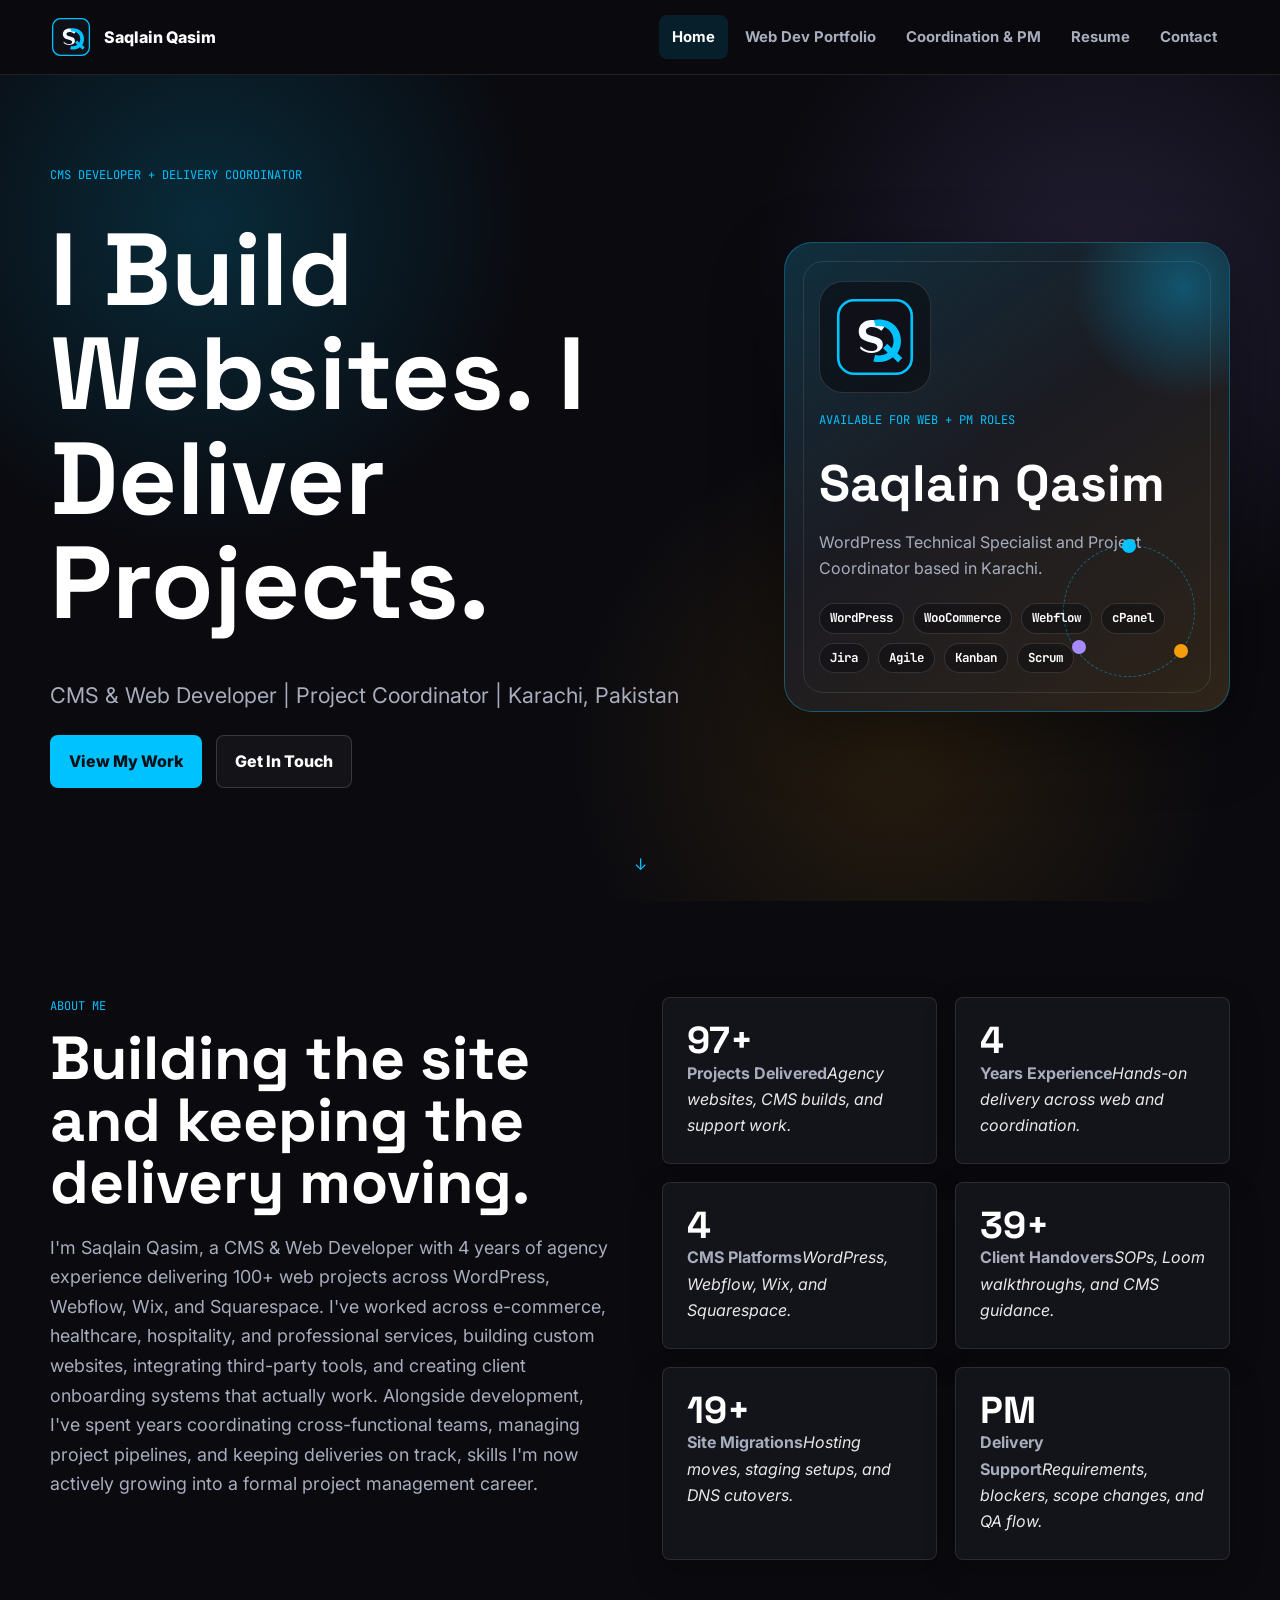
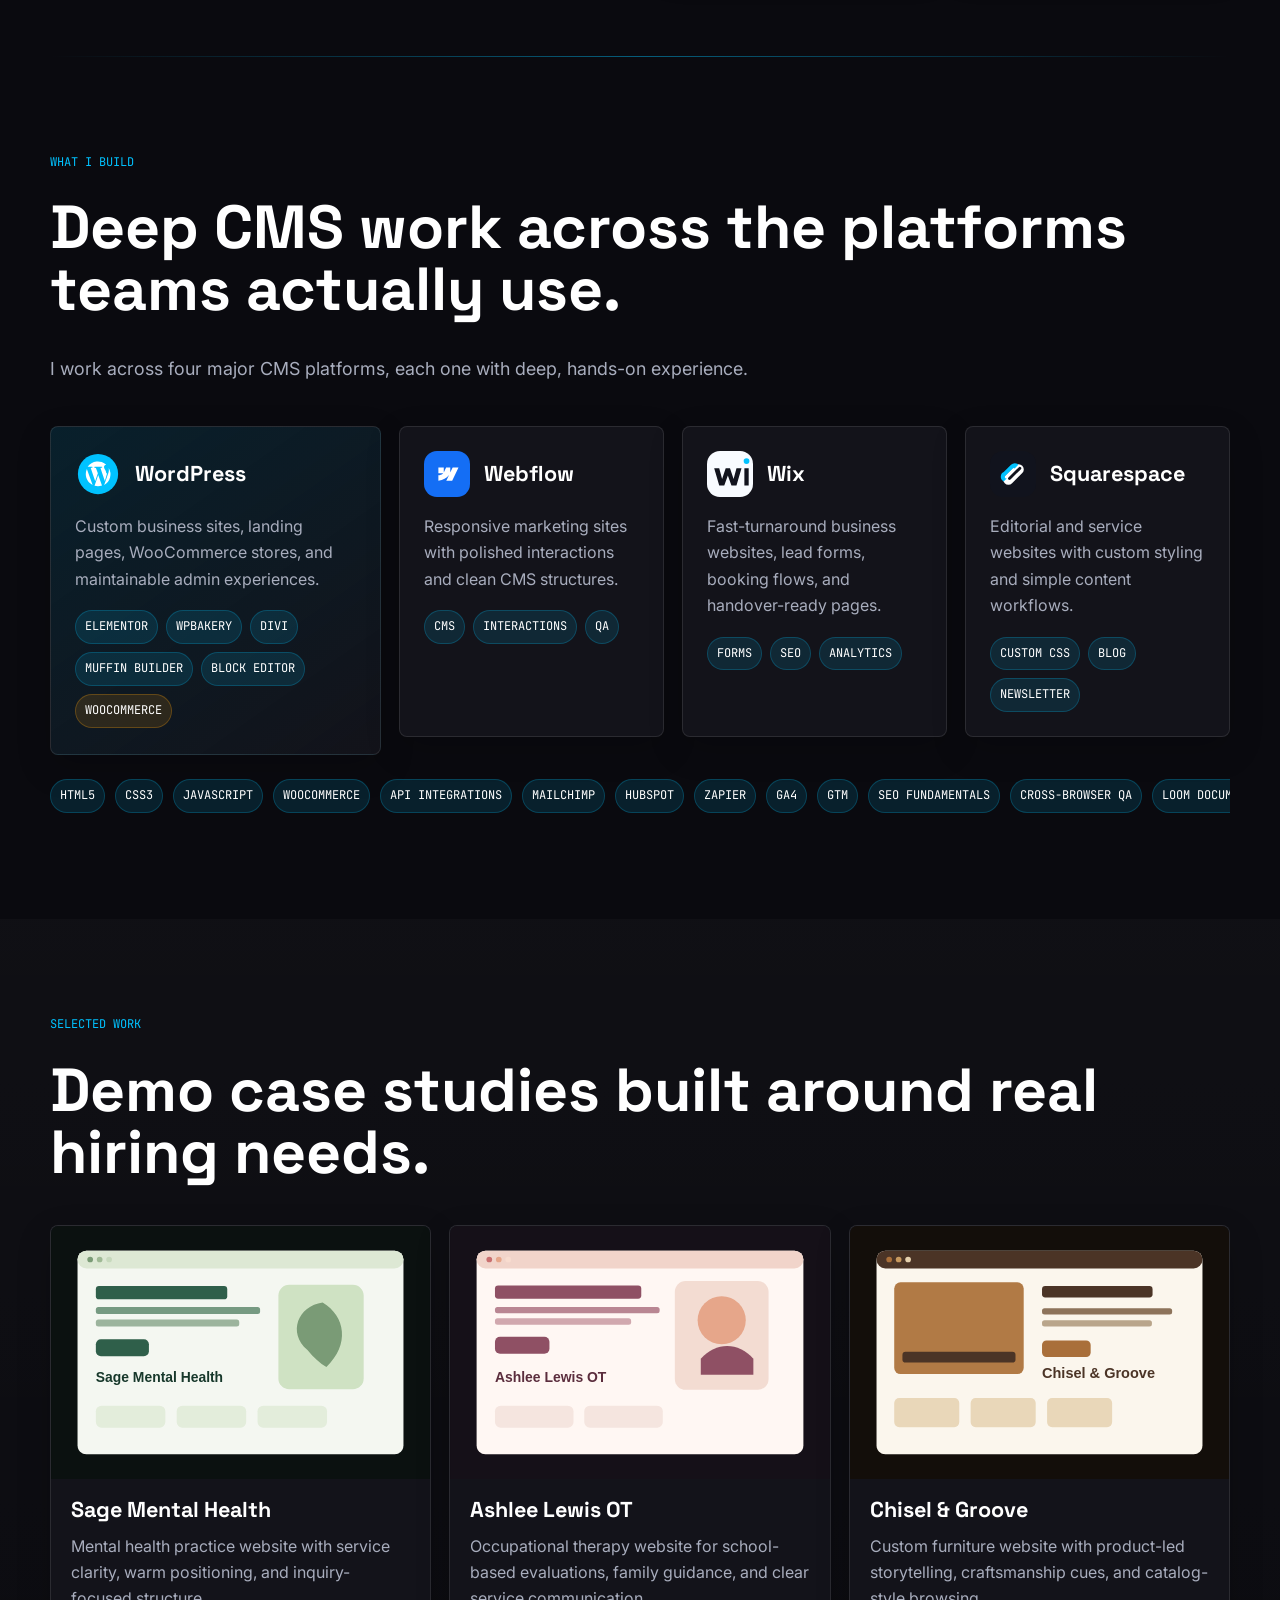
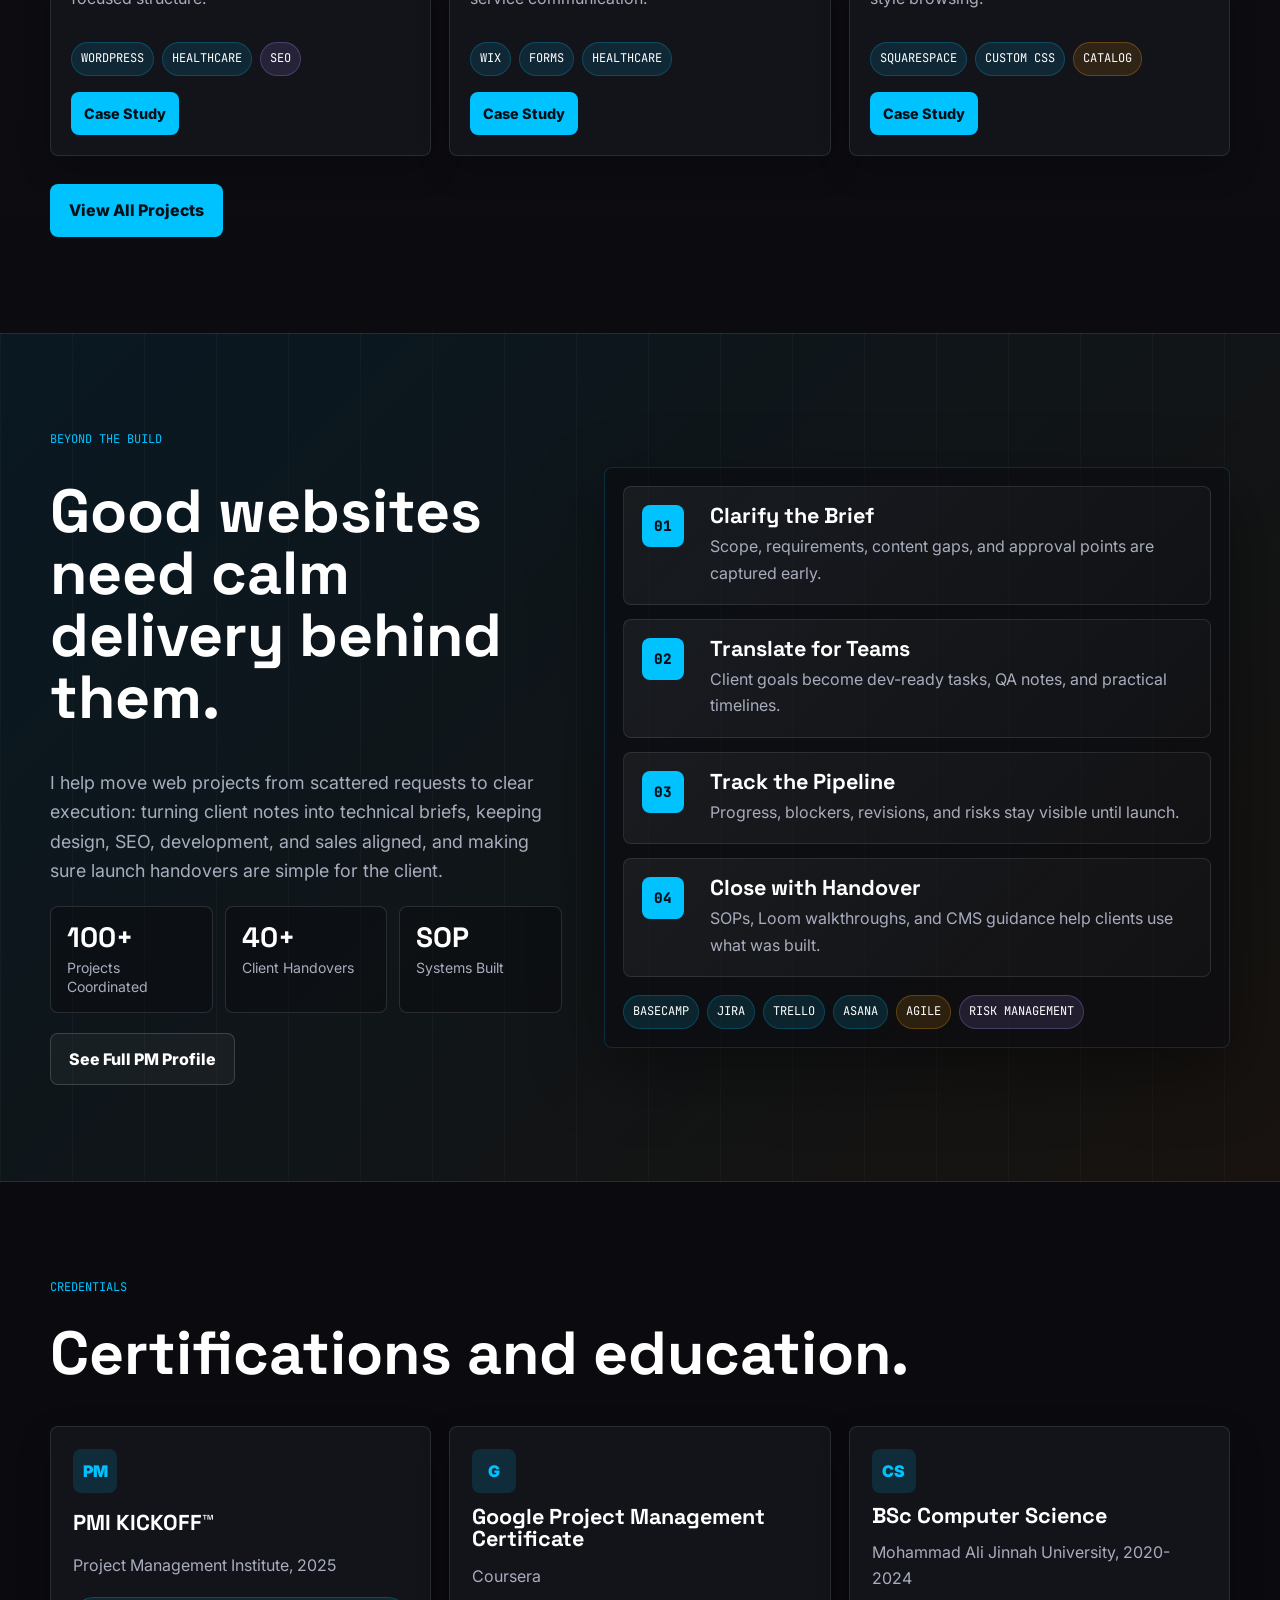
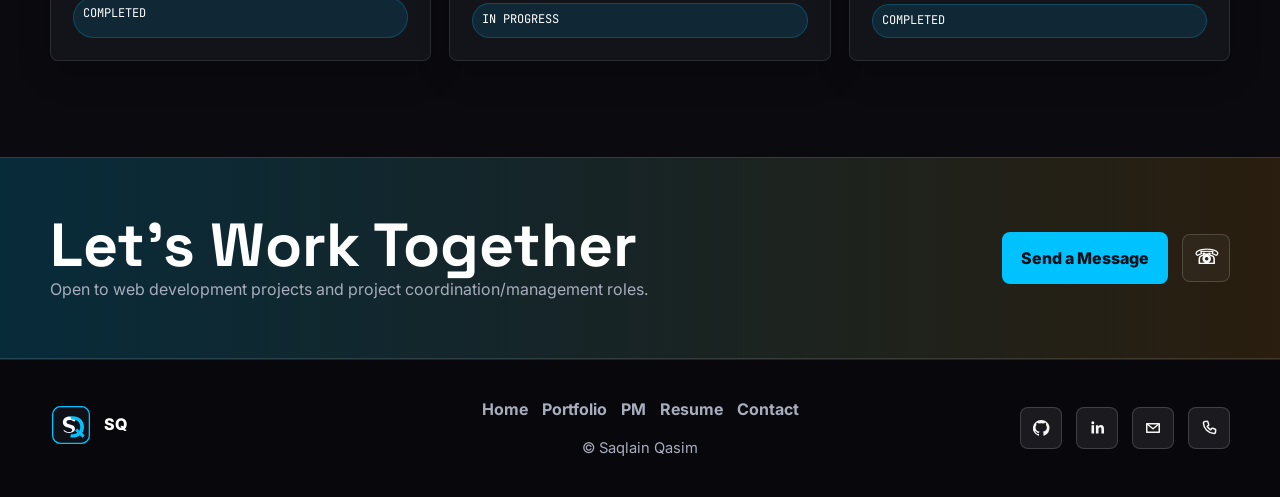
<file: index.html>
<!DOCTYPE html>
<html lang="en">
<head>
  <meta charset="UTF-8">
  <meta name="viewport" content="width=device-width, initial-scale=1.0">
  <meta name="description" content="Saqlain Qasim is a CMS & Web Developer and Project Coordinator based in Karachi, Pakistan.">
  <meta property="og:title" content="Saqlain Qasim | CMS Developer & Project Coordinator">
  <meta property="og:description" content="CMS delivery, WordPress technical work, and project coordination for recruiters and employers.">
  <meta property="og:type" content="website">
  <meta property="og:image" content="assets/images/social-preview.svg">
  <meta name="twitter:card" content="summary_large_image">
  <meta name="twitter:title" content="Saqlain Qasim | CMS Developer & Project Coordinator">
  <meta name="twitter:description" content="Building for the web. Delivering on time.">
  <meta name="twitter:image" content="assets/images/social-preview.svg">
  <title>Saqlain Qasim | CMS Developer & Project Coordinator</title>
  <link rel="icon" type="image/svg+xml" href="assets/images/logo.svg">
  <link rel="preconnect" href="https://fonts.googleapis.com">
  <link rel="preconnect" href="https://fonts.gstatic.com" crossorigin>
  <link href="https://fonts.googleapis.com/css2?family=Inter:wght@400;600;700;800&family=JetBrains+Mono:wght@600&family=Space+Grotesk:wght@700;800&display=swap" rel="stylesheet">
  <link rel="stylesheet" href="assets/css/style.css">
</head>
<body>
  <header class="site-header">
    <div class="container nav-wrap">
      <a class="brand" href="index.html"><img src="assets/images/logo.svg" alt="SQ logo"><span>Saqlain Qasim</span></a>
      <button class="menu-toggle" type="button" aria-label="Open navigation" aria-expanded="false"><span></span><span></span><span></span></button>
      <nav class="nav-links" aria-label="Main navigation">
        <a data-nav href="index.html">Home</a>
        <a data-nav href="portfolio.html">Web Dev Portfolio</a>
        <a data-nav href="coordination.html">Coordination & PM</a>
        <a data-nav href="resume.html">Resume</a>
        <a data-nav href="contact.html">Contact</a>
      </nav>
    </div>
  </header>

  <main>
    <section class="hero section">
      <div class="container hero-grid">
        <div class="hero-copy reveal">
          <p class="eyebrow">CMS Developer + Delivery Coordinator</p>
          <h1>I Build Websites. I Deliver Projects.</h1>
          <p class="lead">CMS & Web Developer | Project Coordinator | Karachi, Pakistan</p>
          <div class="hero-actions">
            <a class="btn primary" href="portfolio.html">View My Work</a>
            <a class="btn secondary" href="contact.html">Get In Touch</a>
          </div>
        </div>
        <aside class="identity-card reveal" aria-label="Saqlain Qasim profile summary">
          <div class="identity-glow"></div>
          <div class="identity-logo"><img src="assets/images/logo.svg" alt="SQ logo"></div>
          <p class="eyebrow">Available for Web + PM Roles</p>
          <h2>Saqlain Qasim</h2>
          <p>WordPress Technical Specialist and Project Coordinator based in Karachi.</p>
          <div class="identity-stack">
            <span>WordPress</span><span>WooCommerce</span><span>Webflow</span><span>cPanel</span><span>Jira</span><span>Agile</span><span>Kanban</span><span>Scrum</span>
          </div>
          <div class="identity-orbit" aria-hidden="true"><span></span><span></span><span></span></div>
        </aside>
      </div>
      <a class="scroll-indicator" href="#about" aria-label="Scroll to about section">↓</a>
    </section>

    <section class="section" id="about">
      <div class="container two-col">
        <div class="reveal about-copy">
          <p class="eyebrow">About Me</p>
          <h2>Building the site and keeping the delivery moving.</h2>
          <p class="lead">I'm Saqlain Qasim, a CMS & Web Developer with 4 years of agency experience delivering 100+ web projects across WordPress, Webflow, Wix, and Squarespace. I've worked across e-commerce, healthcare, hospitality, and professional services, building custom websites, integrating third-party tools, and creating client onboarding systems that actually work. Alongside development, I've spent years coordinating cross-functional teams, managing project pipelines, and keeping deliveries on track, skills I'm now actively growing into a formal project management career.</p>
        </div>
        <div class="stats reveal">
          <div class="stat"><strong data-count="100" data-suffix="+">0+</strong><span>Projects Delivered</span><em>Agency websites, CMS builds, and support work.</em></div>
          <div class="stat"><strong data-count="4">0</strong><span>Years Experience</span><em>Hands-on delivery across web and coordination.</em></div>
          <div class="stat"><strong data-count="4">0</strong><span>CMS Platforms</span><em>WordPress, Webflow, Wix, and Squarespace.</em></div>
          <div class="stat"><strong data-count="40" data-suffix="+">0+</strong><span>Client Handovers</span><em>SOPs, Loom walkthroughs, and CMS guidance.</em></div>
          <div class="stat"><strong data-count="20" data-suffix="+">0+</strong><span>Site Migrations</span><em>Hosting moves, staging setups, and DNS cutovers.</em></div>
          <div class="stat"><strong>PM</strong><span>Delivery Support</span><em>Requirements, blockers, scope changes, and QA flow.</em></div>
        </div>
      </div>
    </section>
    <div class="container"><div class="divider"></div></div>

    <section class="section">
      <div class="container">
        <div class="section-head reveal">
          <p class="eyebrow">What I Build</p>
          <h2>Deep CMS work across the platforms teams actually use.</h2>
          <p class="lead">I work across four major CMS platforms, each one with deep, hands-on experience.</p>
        </div>
        <div class="platform-grid">
          <article class="card platform-card featured reveal">
            <div class="platform-title"><img src="assets/icons/wordpress.svg" alt=""><h3>WordPress</h3></div>
            <p>Custom business sites, landing pages, WooCommerce stores, and maintainable admin experiences.</p>
            <div class="tags">
              <span class="tag">Elementor</span><span class="tag">WPBakery</span><span class="tag">Divi</span><span class="tag">Muffin Builder</span><span class="tag">Block Editor</span><span class="tag amber">WooCommerce</span>
            </div>
          </article>
          <article class="card platform-card reveal">
            <div class="platform-title"><img src="assets/icons/webflow.svg" alt=""><h3>Webflow</h3></div>
            <p>Responsive marketing sites with polished interactions and clean CMS structures.</p>
            <div class="tags"><span class="tag">CMS</span><span class="tag">Interactions</span><span class="tag">QA</span></div>
          </article>
          <article class="card platform-card reveal">
            <div class="platform-title"><img src="assets/icons/wix.svg" alt=""><h3>Wix</h3></div>
            <p>Fast-turnaround business websites, lead forms, booking flows, and handover-ready pages.</p>
            <div class="tags"><span class="tag">Forms</span><span class="tag">SEO</span><span class="tag">Analytics</span></div>
          </article>
          <article class="card platform-card reveal">
            <div class="platform-title"><img src="assets/icons/squarespace.svg" alt=""><h3>Squarespace</h3></div>
            <p>Editorial and service websites with custom styling and simple content workflows.</p>
            <div class="tags"><span class="tag">Custom CSS</span><span class="tag">Blog</span><span class="tag">Newsletter</span></div>
          </article>
        </div>
        <div class="skills-strip reveal">
          <span class="tag">HTML5</span><span class="tag">CSS3</span><span class="tag">JavaScript</span><span class="tag">WooCommerce</span><span class="tag">API Integrations</span><span class="tag">Mailchimp</span><span class="tag">HubSpot</span><span class="tag">Zapier</span><span class="tag">GA4</span><span class="tag">GTM</span><span class="tag">SEO Fundamentals</span><span class="tag">Cross-browser QA</span><span class="tag">Loom Documentation</span>
        </div>
      </div>
    </section>

    <section class="section alt">
      <div class="container">
        <div class="section-head reveal"><p class="eyebrow">Selected Work</p><h2>Demo case studies built around real hiring needs.</h2></div>
        <!-- These are demo projects built to showcase skills - see portfolio.html for details -->
        <div class="project-grid">
          <article class="project-card reveal">
            <button class="project-preview" type="button" data-preview="sage" aria-label="View Sage Mental Health preview"><img loading="lazy" src="assets/images/projects/project-1.svg" alt="Sage Mental Health website preview"></button>
            <div class="project-body"><h3>Sage Mental Health</h3><p>Mental health practice website with service clarity, warm positioning, and inquiry-focused structure.</p><div class="tags"><span class="tag">WordPress</span><span class="tag">Healthcare</span><span class="tag violet">SEO</span></div><div class="project-actions"><button class="btn primary" data-case="sage">Case Study</button></div></div>
          </article>
          <article class="project-card reveal">
            <button class="project-preview" type="button" data-preview="ashlee" aria-label="View Ashlee Lewis OT preview"><img loading="lazy" src="assets/images/projects/project-4.svg" alt="Ashlee Lewis Occupational Therapy website preview"></button>
            <div class="project-body"><h3>Ashlee Lewis OT</h3><p>Occupational therapy website for school-based evaluations, family guidance, and clear service communication.</p><div class="tags"><span class="tag">Wix</span><span class="tag">Forms</span><span class="tag">Healthcare</span></div><div class="project-actions"><button class="btn primary" data-case="ashlee">Case Study</button></div></div>
          </article>
          <article class="project-card reveal">
            <button class="project-preview" type="button" data-preview="chisel" aria-label="View Chisel and Groove preview"><img loading="lazy" src="assets/images/projects/project-5.svg" alt="Chisel and Groove website preview"></button>
            <div class="project-body"><h3>Chisel &amp; Groove</h3><p>Custom furniture website with product-led storytelling, craftsmanship cues, and catalog-style browsing.</p><div class="tags"><span class="tag">Squarespace</span><span class="tag">Custom CSS</span><span class="tag amber">Catalog</span></div><div class="project-actions"><button class="btn primary" data-case="chisel">Case Study</button></div></div>
          </article>
        </div>
        <div class="cta-row reveal" style="margin-top:28px"><a class="btn primary" href="portfolio.html">View All Projects</a></div>
      </div>
    </section>

    <section class="section pm-band">
      <div class="container pm-home-grid">
        <div class="pm-story reveal">
          <p class="eyebrow">Beyond the Build</p>
          <h2>Good websites need calm delivery behind them.</h2>
          <p class="lead">I help move web projects from scattered requests to clear execution: turning client notes into technical briefs, keeping design, SEO, development, and sales aligned, and making sure launch handovers are simple for the client.</p>
          <div class="pm-proof">
            <article><strong>100+</strong><span>Projects Coordinated</span></article>
            <article><strong>40+</strong><span>Client Handovers</span></article>
            <article><strong>SOP</strong><span>Systems Built</span></article>
          </div>
          <div class="cta-row"><a class="btn secondary" href="coordination.html">See Full PM Profile</a></div>
        </div>
        <div class="delivery-board reveal" aria-label="Project delivery strengths">
          <article class="delivery-card">
            <span>01</span>
            <div><h3>Clarify the Brief</h3><p>Scope, requirements, content gaps, and approval points are captured early.</p></div>
          </article>
          <article class="delivery-card">
            <span>02</span>
            <div><h3>Translate for Teams</h3><p>Client goals become dev-ready tasks, QA notes, and practical timelines.</p></div>
          </article>
          <article class="delivery-card">
            <span>03</span>
            <div><h3>Track the Pipeline</h3><p>Progress, blockers, revisions, and risks stay visible until launch.</p></div>
          </article>
          <article class="delivery-card">
            <span>04</span>
            <div><h3>Close with Handover</h3><p>SOPs, Loom walkthroughs, and CMS guidance help clients use what was built.</p></div>
          </article>
          <div class="pm-tool-row">
            <span class="tag">Basecamp</span><span class="tag">Jira</span><span class="tag">Trello</span><span class="tag">Asana</span><span class="tag amber">Agile</span><span class="tag violet">Risk Management</span>
          </div>
        </div>
      </div>
    </section>

    <section class="section">
      <div class="container">
        <div class="section-head reveal"><p class="eyebrow">Credentials</p><h2>Certifications and education.</h2></div>
        <div class="cert-grid">
          <article class="cert-card reveal"><div class="cert-icon">PM</div><h3>PMI KICKOFF™</h3><p>Project Management Institute, 2025</p><span class="status">Completed</span></article>
          <article class="cert-card reveal"><div class="cert-icon">G</div><h3>Google Project Management Certificate</h3><p>Coursera</p><span class="status">In Progress</span></article>
          <article class="cert-card reveal"><div class="cert-icon">CS</div><h3>BSc Computer Science</h3><p>Mohammad Ali Jinnah University, 2020-2024</p><span class="status">Completed</span></article>
        </div>
      </div>
    </section>

    <section class="cta-strip">
      <div class="container cta-inner">
        <div><h2>Let's Work Together</h2><p>Open to web development projects and project coordination/management roles.</p></div>
        <div class="cta-row"><a class="btn primary" href="contact.html">Send a Message</a><a class="btn secondary icon" href="https://wa.me/923132385266" aria-label="WhatsApp">☏</a></div>
      </div>
    </section>
  </main>

  <footer class="site-footer">
    <div class="container">
      <div class="footer-grid">
        <div class="footer-brand">
          <a class="brand" href="index.html"><img src="assets/images/logo.svg" alt="SQ logo"><span>SQ</span></a>
        </div>
        <div class="footer-center"><div class="footer-links"><a href="index.html">Home</a><a href="portfolio.html">Portfolio</a><a href="coordination.html">PM</a><a href="resume.html">Resume</a><a href="contact.html">Contact</a></div><p class="footer-note">&copy; Saqlain Qasim</p></div>
        <div class="socials">
          <a class="social-link" href="https://github.com/saqlainqasim" aria-label="GitHub"><img src="assets/icons/github.svg" alt=""></a>
          <a class="social-link" href="https://www.linkedin.com/in/saqlain-qasim-7ab0b9231/" aria-label="LinkedIn"><img src="assets/icons/linkedin.svg" alt=""></a>
          <a class="social-link" href="mailto:saqlainqasim1999@gmail.com" aria-label="Email"><img src="assets/icons/mail.svg" alt=""></a>
          <a class="social-link" href="tel:+923132385266" aria-label="Phone"><img src="assets/icons/phone.svg" alt=""></a>
        </div>
      </div>
    </div>
  </footer>
  <div class="modal" data-modal role="dialog" aria-modal="true" aria-labelledby="modal-title"><div class="modal-card"><div class="modal-head"><h2 id="modal-title" data-modal-title>Case Study</h2><button class="close-modal" data-close-modal aria-label="Close case study">×</button></div><div class="modal-body" data-modal-body></div></div></div>
  <script src="assets/js/main.js"></script>
</body>
</html>
</file>
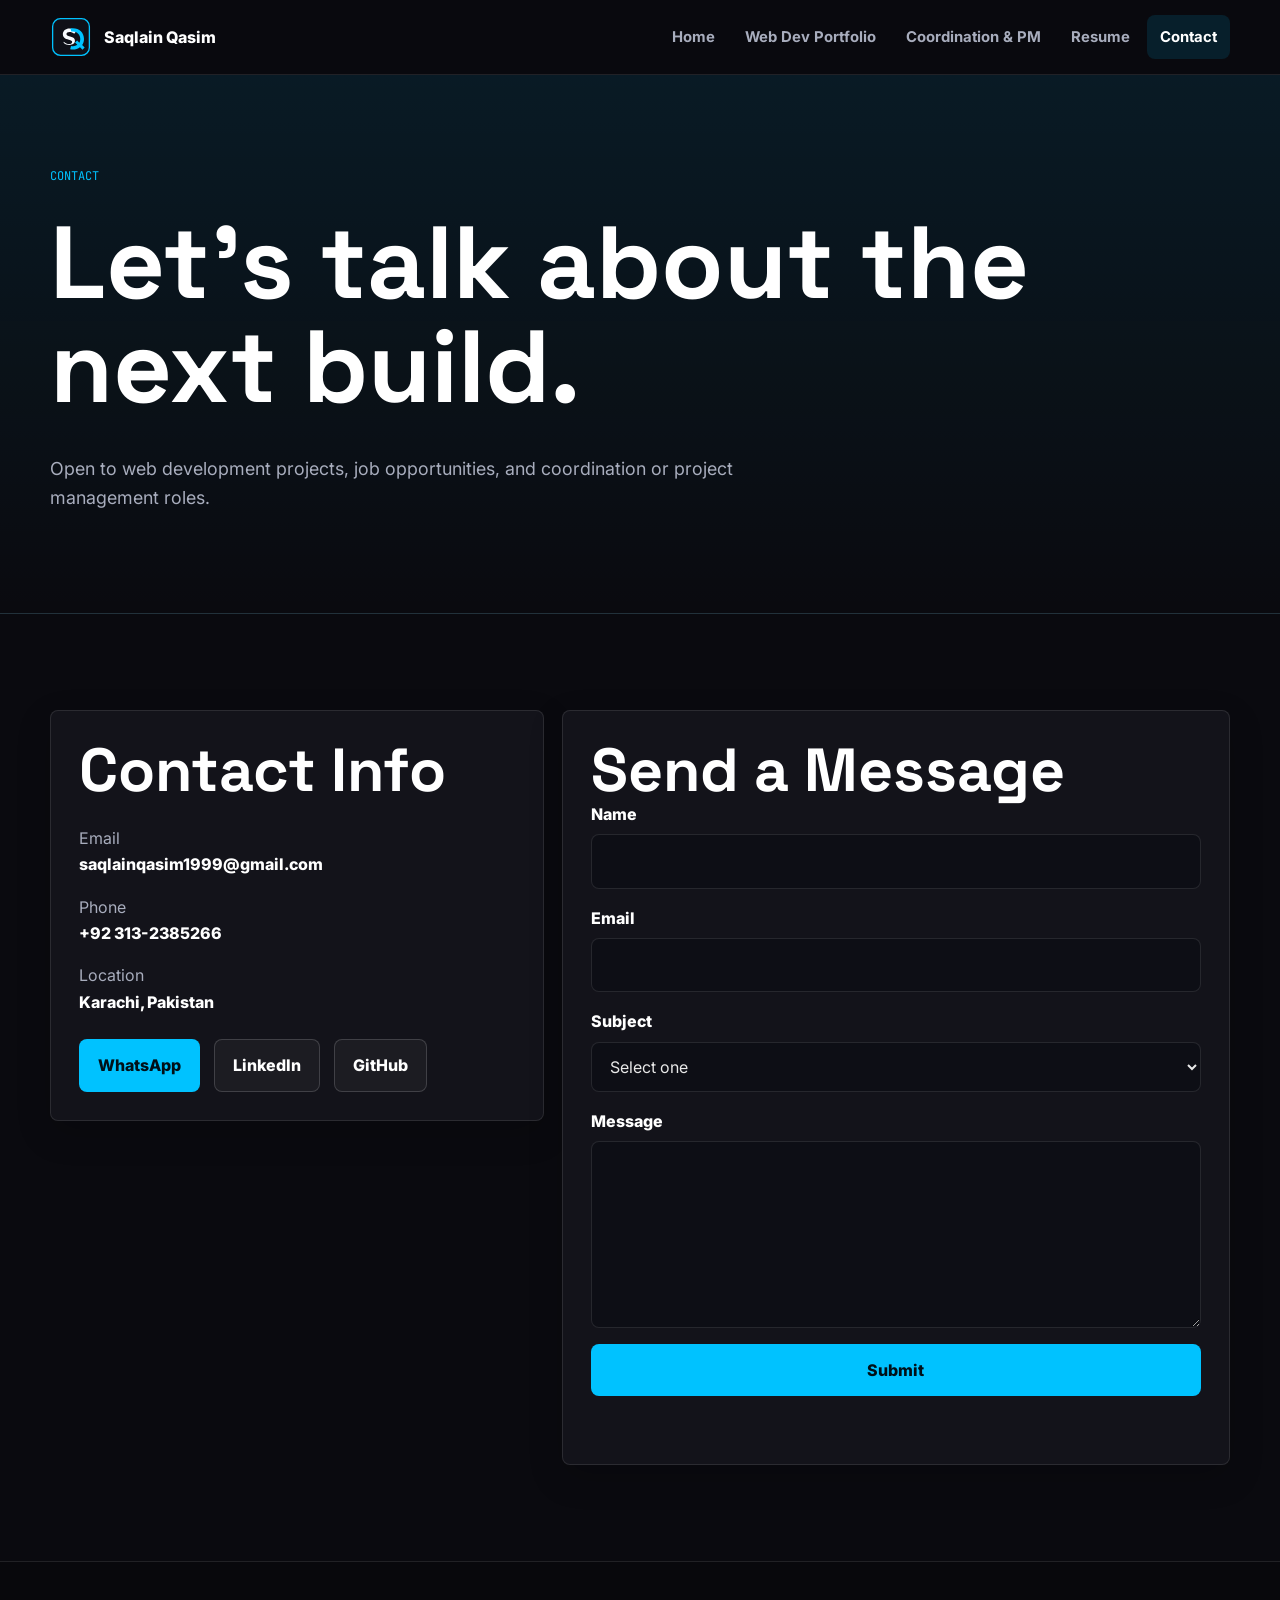
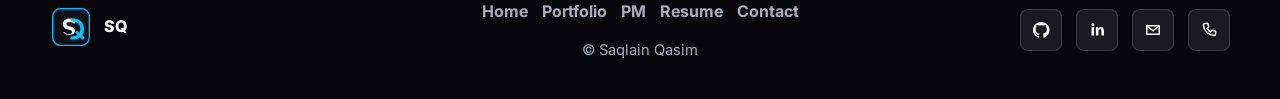
<file: contact.html>
<!DOCTYPE html>
<html lang="en">
<head>
  <meta charset="UTF-8">
  <meta name="viewport" content="width=device-width, initial-scale=1.0">
  <meta name="description" content="Contact Saqlain Qasim for web development, job opportunities, and project coordination roles.">
  <meta property="og:title" content="Contact Saqlain Qasim">
  <meta property="og:description" content="Get in touch for web development, WordPress technical work, and project coordination roles.">
  <meta property="og:type" content="website">
  <meta property="og:image" content="assets/images/social-preview.svg">
  <meta name="twitter:card" content="summary_large_image">
  <meta name="twitter:title" content="Contact Saqlain Qasim">
  <meta name="twitter:description" content="Available for web development and project coordination opportunities.">
  <meta name="twitter:image" content="assets/images/social-preview.svg">
  <title>Contact | Saqlain Qasim</title>
  <link rel="icon" type="image/svg+xml" href="assets/images/logo.svg">
  <link rel="preconnect" href="https://fonts.googleapis.com">
  <link rel="preconnect" href="https://fonts.gstatic.com" crossorigin>
  <link href="https://fonts.googleapis.com/css2?family=Inter:wght@400;600;700;800&family=JetBrains+Mono:wght@600&family=Space+Grotesk:wght@700;800&display=swap" rel="stylesheet">
  <link rel="stylesheet" href="assets/css/style.css">
</head>
<body>
  <header class="site-header"><div class="container nav-wrap"><a class="brand" href="index.html"><img src="assets/images/logo.svg" alt="SQ logo"><span>Saqlain Qasim</span></a><button class="menu-toggle" type="button" aria-label="Open navigation" aria-expanded="false"><span></span><span></span><span></span></button><nav class="nav-links" aria-label="Main navigation"><a data-nav href="index.html">Home</a><a data-nav href="portfolio.html">Web Dev Portfolio</a><a data-nav href="coordination.html">Coordination & PM</a><a data-nav href="resume.html">Resume</a><a data-nav href="contact.html">Contact</a></nav></div></header>
  <main>
    <section class="page-hero"><div class="container section-head reveal"><p class="eyebrow">Contact</p><h1>Let's talk about the next build.</h1><p class="lead">Open to web development projects, job opportunities, and coordination or project management roles.</p></div></section>
    <section class="section"><div class="container contact-grid">
      <aside class="contact-panel reveal"><h2>Contact Info</h2><div class="contact-list"><p>Email <a href="mailto:saqlainqasim1999@gmail.com">saqlainqasim1999@gmail.com</a></p><p>Phone <a href="tel:+923132385266">+92 313-2385266</a></p><p>Location <span>Karachi, Pakistan</span></p></div><div class="cta-row"><a class="btn primary" href="https://wa.me/923132385266">WhatsApp</a><a class="btn secondary" href="https://www.linkedin.com/in/saqlain-qasim-7ab0b9231/">LinkedIn</a><a class="btn secondary" href="https://github.com/saqlainqasim">GitHub</a></div></aside>
      <section class="form-panel reveal"><h2>Send a Message</h2>
        <!-- Replace YOUR_FORM_ID with your Formspree endpoint -->
        <form class="form" action="https://formspree.io/f/mkoelqzv" method="POST" data-contact-form>
          <div class="field"><label for="name">Name</label><input id="name" name="name" autocomplete="name" required></div>
          <div class="field"><label for="email">Email</label><input id="email" name="email" type="email" autocomplete="email" required></div>
          <div class="field"><label for="subject">Subject</label><select id="subject" name="subject" required><option value="">Select one</option><option>Web Development Enquiry</option><option>Job Opportunity</option><option>General</option></select></div>
          <div class="field"><label for="message">Message</label><textarea id="message" name="message" rows="6" required></textarea></div>
          <button class="btn primary" type="submit">Submit</button>
          <p class="form-message" data-form-message aria-live="polite"></p>
        </form>
      </section>
    </div></section>
  </main>
  <footer class="site-footer"><div class="container"><div class="footer-grid"><div class="footer-brand"><a class="brand" href="index.html"><img src="assets/images/logo.svg" alt="SQ logo"><span>SQ</span></a></div><div class="footer-center"><div class="footer-links"><a href="index.html">Home</a><a href="portfolio.html">Portfolio</a><a href="coordination.html">PM</a><a href="resume.html">Resume</a><a href="contact.html">Contact</a></div><p class="footer-note">&copy; Saqlain Qasim</p></div><div class="socials"><a class="social-link" href="https://github.com/saqlainqasim" aria-label="GitHub"><img src="assets/icons/github.svg" alt=""></a><a class="social-link" href="https://www.linkedin.com/in/saqlain-qasim-7ab0b9231/" aria-label="LinkedIn"><img src="assets/icons/linkedin.svg" alt=""></a><a class="social-link" href="mailto:saqlainqasim1999@gmail.com" aria-label="Email"><img src="assets/icons/mail.svg" alt=""></a><a class="social-link" href="tel:+923132385266" aria-label="Phone"><img src="assets/icons/phone.svg" alt=""></a></div></div></div></footer>
  <script src="assets/js/main.js"></script>
</body>
</html>
</file>
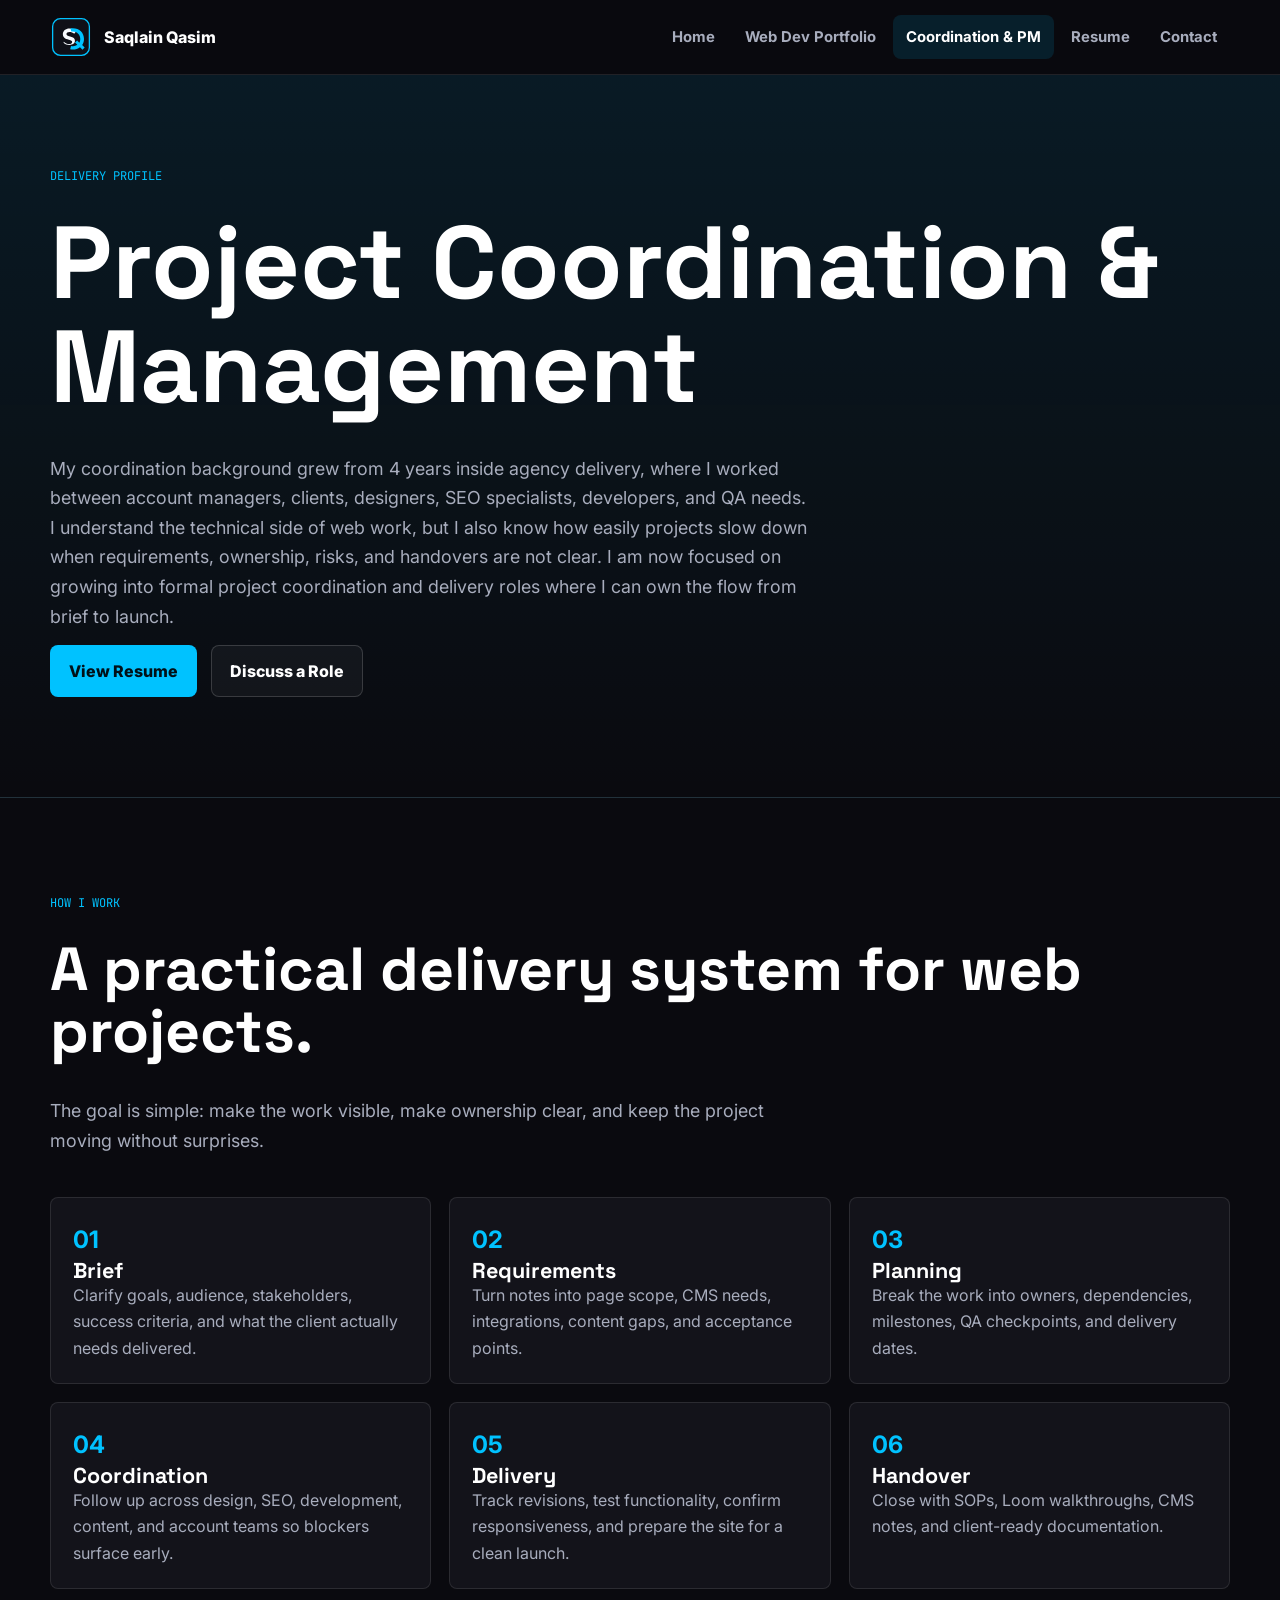
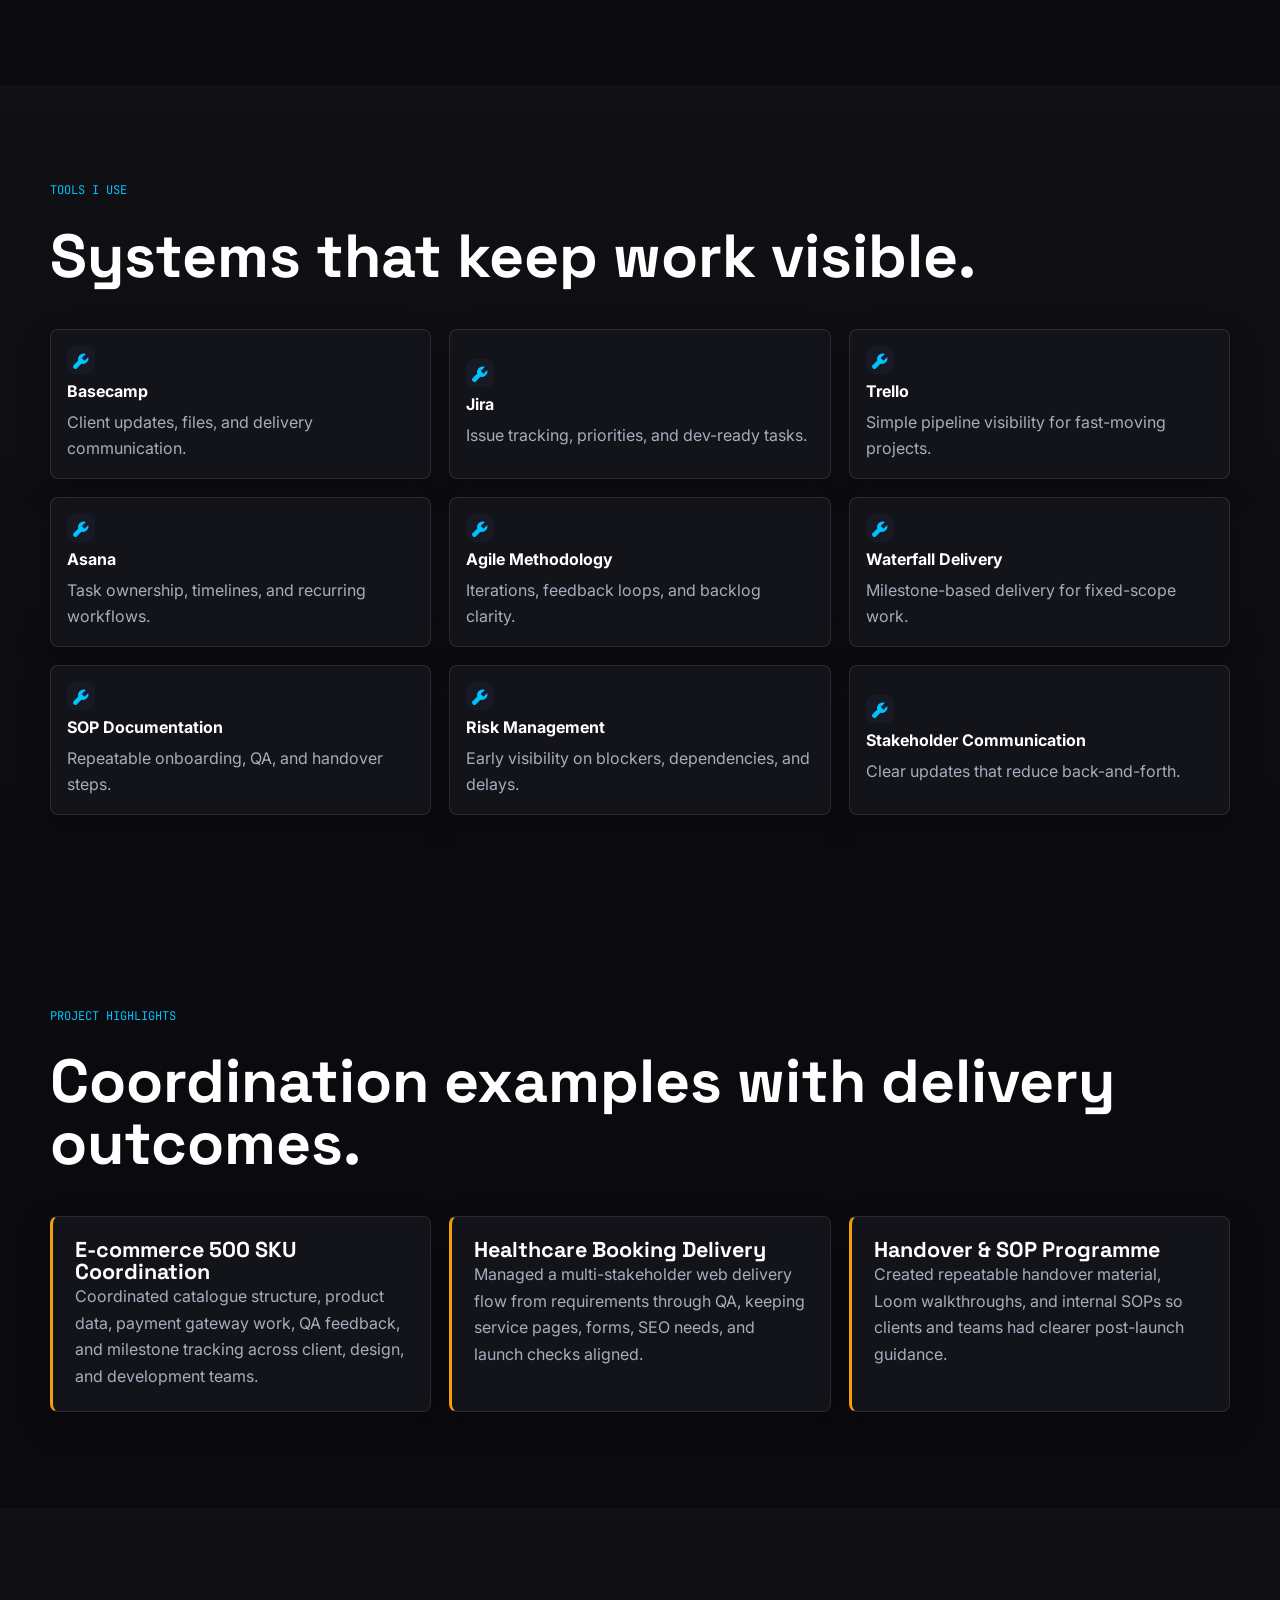
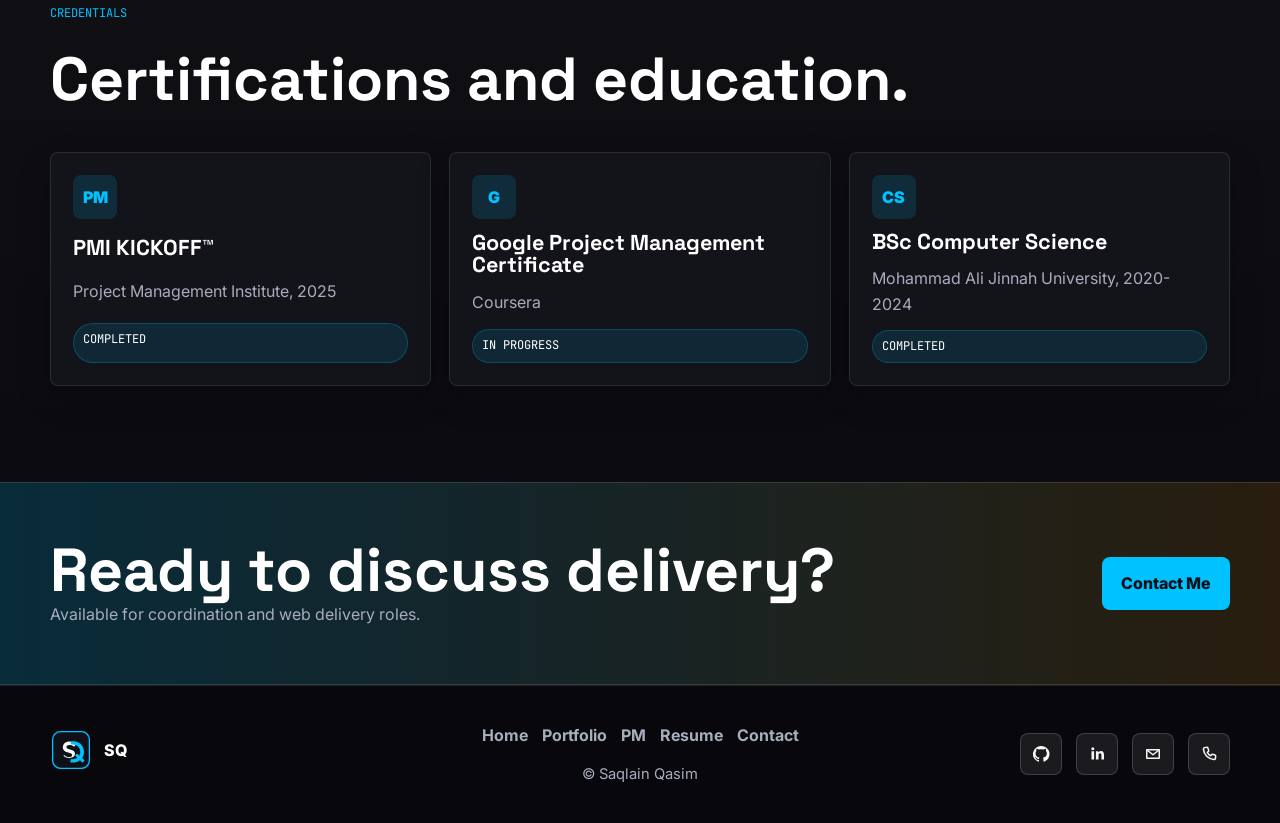
<file: coordination.html>
<!DOCTYPE html>
<html lang="en">
<head>
  <meta charset="UTF-8">
  <meta name="viewport" content="width=device-width, initial-scale=1.0">
  <meta name="description" content="Project coordination and management profile for Saqlain Qasim.">
  <meta property="og:title" content="Saqlain Qasim | Project Coordination">
  <meta property="og:description" content="Agency project coordination, requirements gathering, risk tracking, QA, and client handovers.">
  <meta property="og:type" content="website">
  <meta property="og:image" content="assets/images/social-preview.svg">
  <meta name="twitter:card" content="summary_large_image">
  <meta name="twitter:title" content="Saqlain Qasim | Project Coordination">
  <meta name="twitter:description" content="Project coordination profile for web and digital delivery roles.">
  <meta name="twitter:image" content="assets/images/social-preview.svg">
  <title>Coordination & PM | Saqlain Qasim</title>
  <link rel="icon" type="image/svg+xml" href="assets/images/logo.svg">
  <link rel="preconnect" href="https://fonts.googleapis.com">
  <link rel="preconnect" href="https://fonts.gstatic.com" crossorigin>
  <link href="https://fonts.googleapis.com/css2?family=Inter:wght@400;600;700;800&family=JetBrains+Mono:wght@600&family=Space+Grotesk:wght@700;800&display=swap" rel="stylesheet">
  <link rel="stylesheet" href="assets/css/style.css">
</head>
<body>
  <header class="site-header"><div class="container nav-wrap"><a class="brand" href="index.html"><img src="assets/images/logo.svg" alt="SQ logo"><span>Saqlain Qasim</span></a><button class="menu-toggle" type="button" aria-label="Open navigation" aria-expanded="false"><span></span><span></span><span></span></button><nav class="nav-links" aria-label="Main navigation"><a data-nav href="index.html">Home</a><a data-nav href="portfolio.html">Web Dev Portfolio</a><a data-nav href="coordination.html">Coordination & PM</a><a data-nav href="resume.html">Resume</a><a data-nav href="contact.html">Contact</a></nav></div></header>
  <main>
    <section class="page-hero"><div class="container section-head reveal"><p class="eyebrow">Delivery Profile</p><h1>Project Coordination & Management</h1><p class="lead">My coordination background grew from 4 years inside agency delivery, where I worked between account managers, clients, designers, SEO specialists, developers, and QA needs. I understand the technical side of web work, but I also know how easily projects slow down when requirements, ownership, risks, and handovers are not clear. I am now focused on growing into formal project coordination and delivery roles where I can own the flow from brief to launch.</p><div class="cta-row"><a class="btn primary" href="resume.html">View Resume</a><a class="btn secondary" href="contact.html">Discuss a Role</a></div></div></section>
    <section class="section"><div class="container"><div class="section-head reveal"><p class="eyebrow">How I Work</p><h2>A practical delivery system for web projects.</h2><p class="lead">The goal is simple: make the work visible, make ownership clear, and keep the project moving without surprises.</p></div><div class="process">
      <article class="process-step reveal"><b>01</b><h3>Brief</h3><p>Clarify goals, audience, stakeholders, success criteria, and what the client actually needs delivered.</p></article>
      <article class="process-step reveal"><b>02</b><h3>Requirements</h3><p>Turn notes into page scope, CMS needs, integrations, content gaps, and acceptance points.</p></article>
      <article class="process-step reveal"><b>03</b><h3>Planning</h3><p>Break the work into owners, dependencies, milestones, QA checkpoints, and delivery dates.</p></article>
      <article class="process-step reveal"><b>04</b><h3>Coordination</h3><p>Follow up across design, SEO, development, content, and account teams so blockers surface early.</p></article>
      <article class="process-step reveal"><b>05</b><h3>Delivery</h3><p>Track revisions, test functionality, confirm responsiveness, and prepare the site for a clean launch.</p></article>
      <article class="process-step reveal"><b>06</b><h3>Handover</h3><p>Close with SOPs, Loom walkthroughs, CMS notes, and client-ready documentation.</p></article>
    </div></div></section>
    <section class="section alt"><div class="container"><div class="section-head reveal"><p class="eyebrow">Tools I Use</p><h2>Systems that keep work visible.</h2></div><div class="tool-grid expanded-tools">
      <div class="tool-card reveal"><img src="assets/icons/tool.svg" alt=""><strong>Basecamp</strong><p>Client updates, files, and delivery communication.</p></div>
      <div class="tool-card reveal"><img src="assets/icons/tool.svg" alt=""><strong>Jira</strong><p>Issue tracking, priorities, and dev-ready tasks.</p></div>
      <div class="tool-card reveal"><img src="assets/icons/tool.svg" alt=""><strong>Trello</strong><p>Simple pipeline visibility for fast-moving projects.</p></div>
      <div class="tool-card reveal"><img src="assets/icons/tool.svg" alt=""><strong>Asana</strong><p>Task ownership, timelines, and recurring workflows.</p></div>
      <div class="tool-card reveal"><img src="assets/icons/tool.svg" alt=""><strong>Agile Methodology</strong><p>Iterations, feedback loops, and backlog clarity.</p></div>
      <div class="tool-card reveal"><img src="assets/icons/tool.svg" alt=""><strong>Waterfall Delivery</strong><p>Milestone-based delivery for fixed-scope work.</p></div>
      <div class="tool-card reveal"><img src="assets/icons/tool.svg" alt=""><strong>SOP Documentation</strong><p>Repeatable onboarding, QA, and handover steps.</p></div>
      <div class="tool-card reveal"><img src="assets/icons/tool.svg" alt=""><strong>Risk Management</strong><p>Early visibility on blockers, dependencies, and delays.</p></div>
      <div class="tool-card reveal"><img src="assets/icons/tool.svg" alt=""><strong>Stakeholder Communication</strong><p>Clear updates that reduce back-and-forth.</p></div>
    </div></div></section>
    <section class="section"><div class="container"><div class="section-head reveal"><p class="eyebrow">Project Highlights</p><h2>Coordination examples with delivery outcomes.</h2></div><div class="highlights">
      <article class="highlight reveal"><h3>E-commerce 500 SKU Coordination</h3><p>Coordinated catalogue structure, product data, payment gateway work, QA feedback, and milestone tracking across client, design, and development teams.</p></article>
      <article class="highlight reveal"><h3>Healthcare Booking Delivery</h3><p>Managed a multi-stakeholder web delivery flow from requirements through QA, keeping service pages, forms, SEO needs, and launch checks aligned.</p></article>
      <article class="highlight reveal"><h3>Handover & SOP Programme</h3><p>Created repeatable handover material, Loom walkthroughs, and internal SOPs so clients and teams had clearer post-launch guidance.</p></article>
    </div></div></section>
    <section class="section alt"><div class="container"><div class="section-head reveal"><p class="eyebrow">Credentials</p><h2>Certifications and education.</h2></div><div class="cert-grid"><article class="cert-card reveal"><div class="cert-icon">PM</div><h3>PMI KICKOFF™</h3><p>Project Management Institute, 2025</p><span class="status">Completed</span></article><article class="cert-card reveal"><div class="cert-icon">G</div><h3>Google Project Management Certificate</h3><p>Coursera</p><span class="status">In Progress</span></article><article class="cert-card reveal"><div class="cert-icon">CS</div><h3>BSc Computer Science</h3><p>Mohammad Ali Jinnah University, 2020-2024</p><span class="status">Completed</span></article></div></div></section>
    <section class="cta-strip"><div class="container cta-inner"><div><h2>Ready to discuss delivery?</h2><p>Available for coordination and web delivery roles.</p></div><a class="btn primary" href="contact.html">Contact Me</a></div></section>
  </main>
  <footer class="site-footer"><div class="container"><div class="footer-grid"><div class="footer-brand"><a class="brand" href="index.html"><img src="assets/images/logo.svg" alt="SQ logo"><span>SQ</span></a></div><div class="footer-center"><div class="footer-links"><a href="index.html">Home</a><a href="portfolio.html">Portfolio</a><a href="coordination.html">PM</a><a href="resume.html">Resume</a><a href="contact.html">Contact</a></div><p class="footer-note">&copy; Saqlain Qasim</p></div><div class="socials"><a class="social-link" href="https://github.com/saqlainqasim" aria-label="GitHub"><img src="assets/icons/github.svg" alt=""></a><a class="social-link" href="https://www.linkedin.com/in/saqlain-qasim-7ab0b9231/" aria-label="LinkedIn"><img src="assets/icons/linkedin.svg" alt=""></a><a class="social-link" href="mailto:saqlainqasim1999@gmail.com" aria-label="Email"><img src="assets/icons/mail.svg" alt=""></a><a class="social-link" href="tel:+923132385266" aria-label="Phone"><img src="assets/icons/phone.svg" alt=""></a></div></div></div></footer>
  <script src="assets/js/main.js"></script>
</body>
</html>
</file>
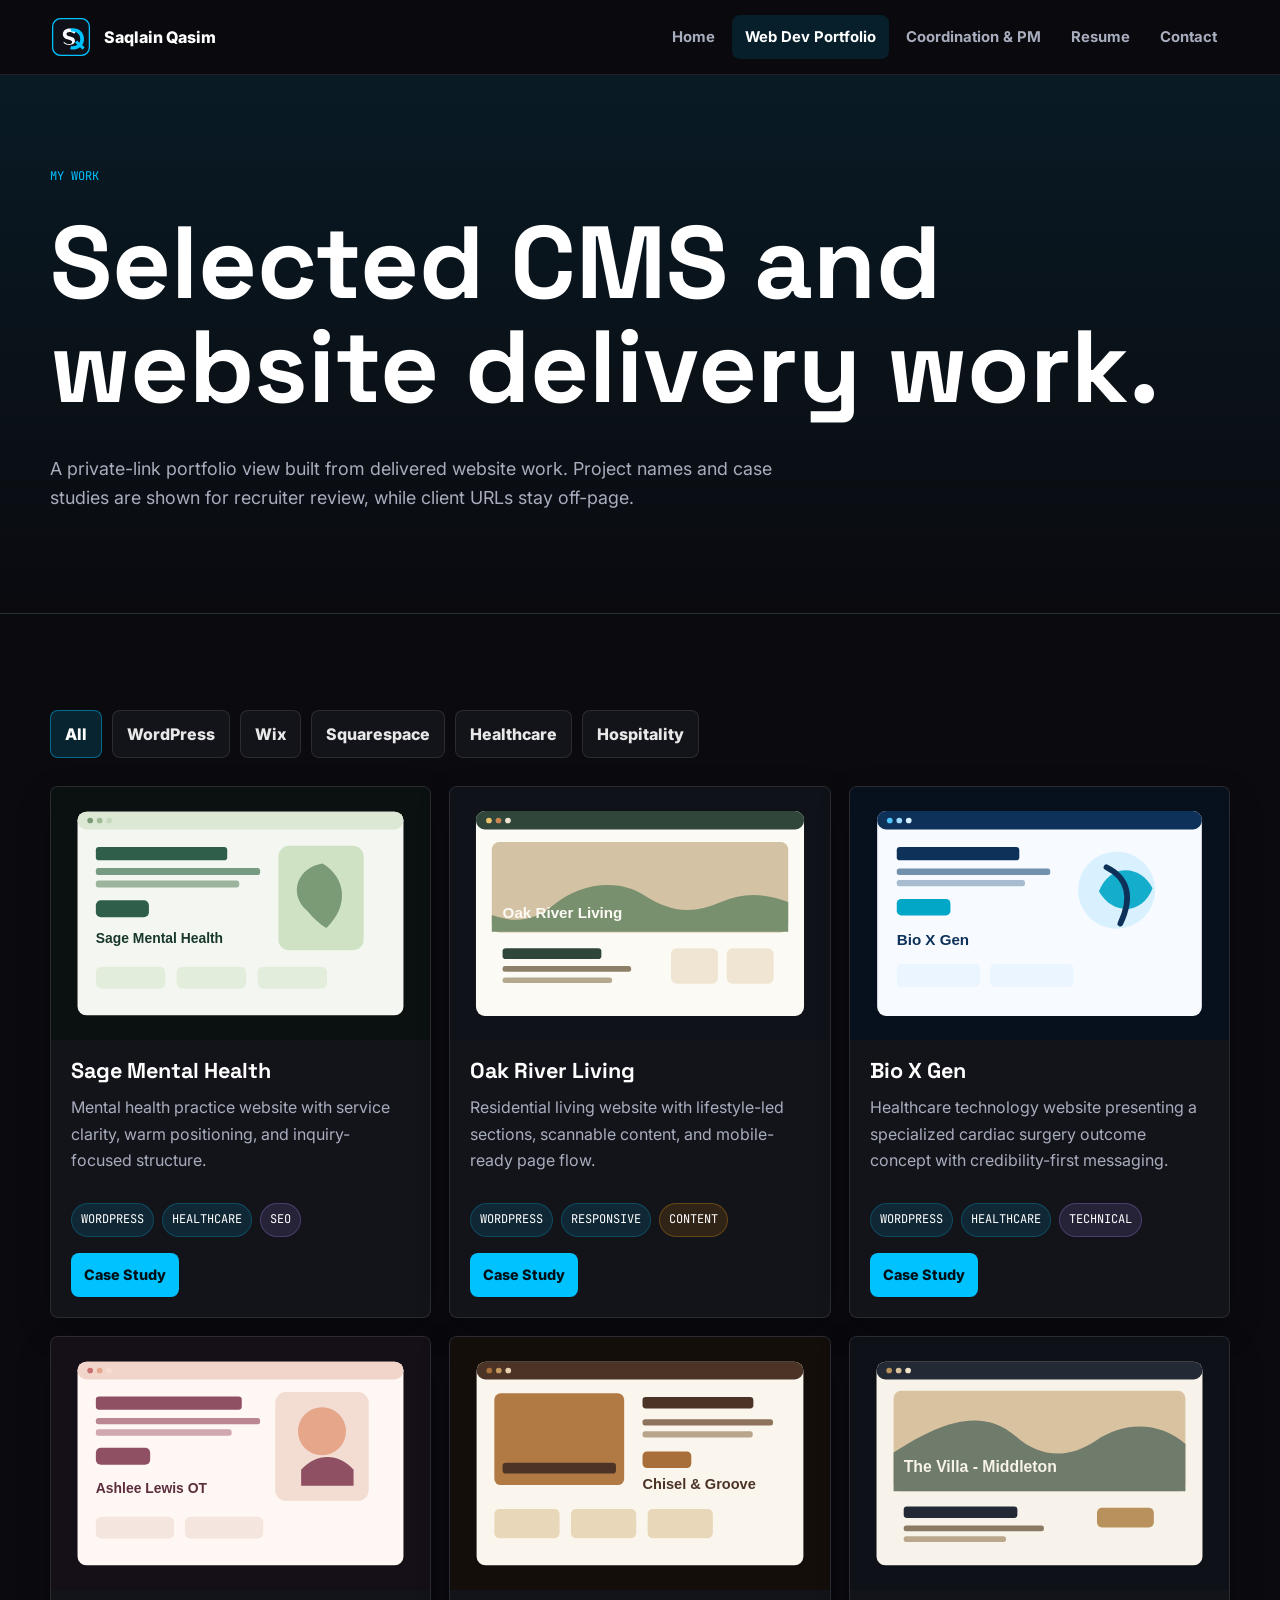
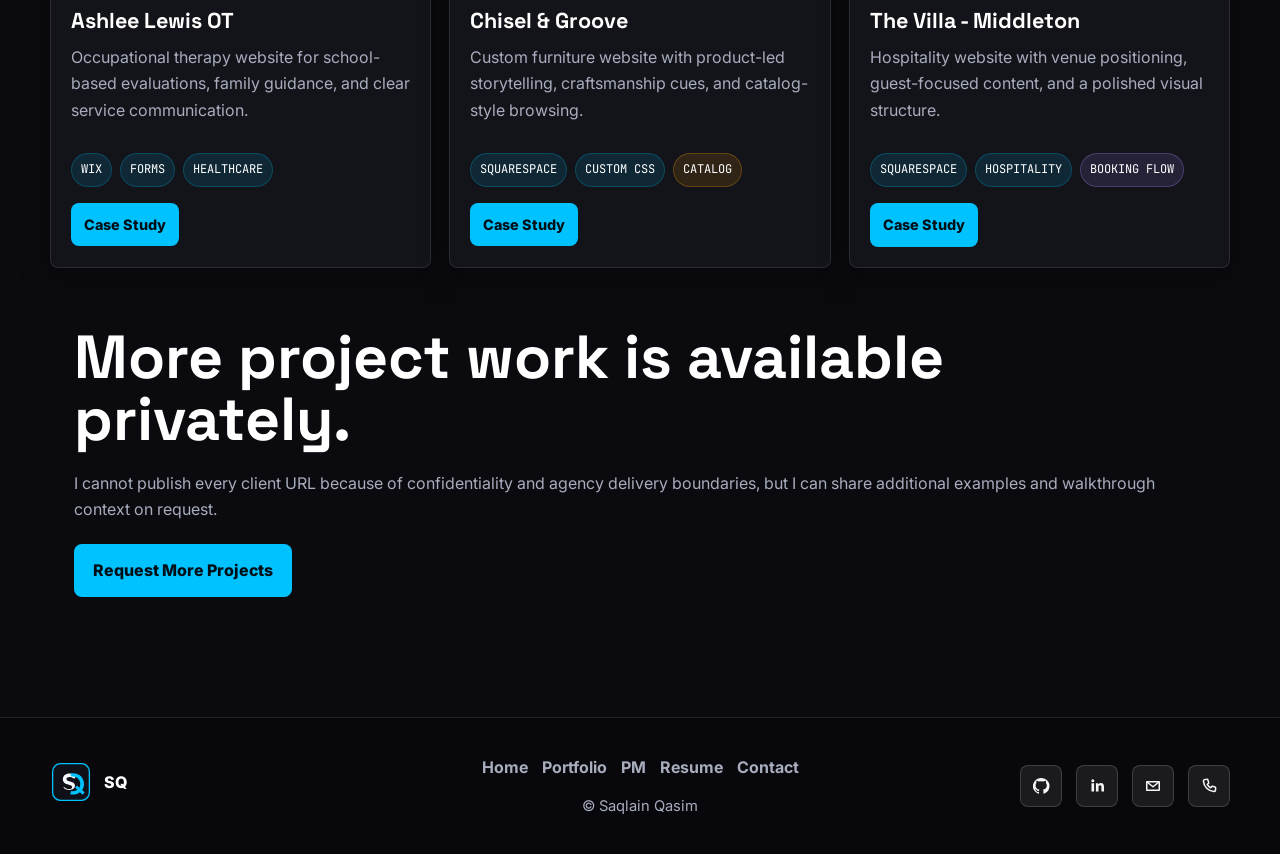
<file: portfolio.html>
<!DOCTYPE html>
<html lang="en">
<head>
  <meta charset="UTF-8">
  <meta name="viewport" content="width=device-width, initial-scale=1.0">
  <meta name="description" content="Web development portfolio demos by Saqlain Qasim across WordPress, Webflow, Wix, Squarespace, and WooCommerce.">
  <meta property="og:title" content="Saqlain Qasim | Web Dev Portfolio">
  <meta property="og:description" content="CMS portfolio demos across WordPress, WooCommerce, Webflow, Wix, and Squarespace.">
  <meta property="og:type" content="website">
  <meta property="og:image" content="assets/images/social-preview.svg">
  <meta name="twitter:card" content="summary_large_image">
  <meta name="twitter:title" content="Saqlain Qasim | Web Dev Portfolio">
  <meta name="twitter:description" content="CMS delivery and case-study style project examples.">
  <meta name="twitter:image" content="assets/images/social-preview.svg">
  <title>Web Dev Portfolio | Saqlain Qasim</title>
  <link rel="icon" type="image/svg+xml" href="assets/images/logo.svg">
  <link rel="preconnect" href="https://fonts.googleapis.com">
  <link rel="preconnect" href="https://fonts.gstatic.com" crossorigin>
  <link href="https://fonts.googleapis.com/css2?family=Inter:wght@400;600;700;800&family=JetBrains+Mono:wght@600&family=Space+Grotesk:wght@700;800&display=swap" rel="stylesheet">
  <link rel="stylesheet" href="assets/css/style.css">
</head>
<body>
  <header class="site-header"><div class="container nav-wrap"><a class="brand" href="index.html"><img src="assets/images/logo.svg" alt="SQ logo"><span>Saqlain Qasim</span></a><button class="menu-toggle" type="button" aria-label="Open navigation" aria-expanded="false"><span></span><span></span><span></span></button><nav class="nav-links" aria-label="Main navigation"><a data-nav href="index.html">Home</a><a data-nav href="portfolio.html">Web Dev Portfolio</a><a data-nav href="coordination.html">Coordination & PM</a><a data-nav href="resume.html">Resume</a><a data-nav href="contact.html">Contact</a></nav></div></header>

  <main>
    <section class="page-hero"><div class="container section-head reveal"><p class="eyebrow">My Work</p><h1>Selected CMS and website delivery work.</h1><p class="lead">A private-link portfolio view built from delivered website work. Project names and case studies are shown for recruiter review, while client URLs stay off-page.</p></div></section>
    <section class="section">
      <div class="container">
        <div class="filter-bar reveal" aria-label="Project filters">
          <button class="filter-btn active" data-filter="all">All</button>
          <button class="filter-btn" data-filter="wordpress">WordPress</button>
          <button class="filter-btn" data-filter="wix">Wix</button>
          <button class="filter-btn" data-filter="squarespace">Squarespace</button>
          <button class="filter-btn" data-filter="healthcare">Healthcare</button>
          <button class="filter-btn" data-filter="hospitality">Hospitality</button>
        </div>
        <div class="project-grid">
          <article class="project-card reveal" data-category="wordpress healthcare">
            <button class="project-preview" type="button" data-preview="sage" aria-label="View Sage Mental Health preview"><img loading="lazy" src="assets/images/projects/project-1.svg" alt="Sage Mental Health website preview"></button><div class="project-body"><h3>Sage Mental Health</h3><p>Mental health practice website with service clarity, warm positioning, and inquiry-focused structure.</p><div class="tags"><span class="tag">WordPress</span><span class="tag">Healthcare</span><span class="tag violet">SEO</span></div><div class="project-actions"><button class="btn primary" data-case="sage">Case Study</button></div></div>
          </article>
          <article class="project-card reveal" data-category="wordpress">
            <button class="project-preview" type="button" data-preview="oak" aria-label="View Oak River Living preview"><img loading="lazy" src="assets/images/projects/project-2.svg" alt="Oak River Living website preview"></button><div class="project-body"><h3>Oak River Living</h3><p>Residential living website with lifestyle-led sections, scannable content, and mobile-ready page flow.</p><div class="tags"><span class="tag">WordPress</span><span class="tag">Responsive</span><span class="tag amber">Content</span></div><div class="project-actions"><button class="btn primary" data-case="oak">Case Study</button></div></div>
          </article>
          <article class="project-card reveal" data-category="wordpress healthcare">
            <button class="project-preview" type="button" data-preview="bioxgen" aria-label="View Bio X Gen preview"><img loading="lazy" src="assets/images/projects/project-3.svg" alt="Bio X Gen website preview"></button><div class="project-body"><h3>Bio X Gen</h3><p>Healthcare technology website presenting a specialized cardiac surgery outcome concept with credibility-first messaging.</p><div class="tags"><span class="tag">WordPress</span><span class="tag">Healthcare</span><span class="tag violet">Technical</span></div><div class="project-actions"><button class="btn primary" data-case="bioxgen">Case Study</button></div></div>
          </article>
          <article class="project-card reveal" data-category="wix healthcare">
            <button class="project-preview" type="button" data-preview="ashlee" aria-label="View Ashlee Lewis OT preview"><img loading="lazy" src="assets/images/projects/project-4.svg" alt="Ashlee Lewis Occupational Therapy website preview"></button><div class="project-body"><h3>Ashlee Lewis OT</h3><p>Occupational therapy website for school-based evaluations, family guidance, and clear service communication.</p><div class="tags"><span class="tag">Wix</span><span class="tag">Forms</span><span class="tag">Healthcare</span></div><div class="project-actions"><button class="btn primary" data-case="ashlee">Case Study</button></div></div>
          </article>
          <article class="project-card reveal" data-category="squarespace">
            <button class="project-preview" type="button" data-preview="chisel" aria-label="View Chisel and Groove preview"><img loading="lazy" src="assets/images/projects/project-5.svg" alt="Chisel and Groove website preview"></button><div class="project-body"><h3>Chisel &amp; Groove</h3><p>Custom furniture website with product-led storytelling, craftsmanship cues, and catalog-style browsing.</p><div class="tags"><span class="tag">Squarespace</span><span class="tag">Custom CSS</span><span class="tag amber">Catalog</span></div><div class="project-actions"><button class="btn primary" data-case="chisel">Case Study</button></div></div>
          </article>
          <article class="project-card reveal" data-category="squarespace hospitality">
            <button class="project-preview" type="button" data-preview="villa" aria-label="View The Villa Middleton preview"><img loading="lazy" src="assets/images/projects/project-6.svg" alt="The Villa Middleton website preview"></button><div class="project-body"><h3>The Villa - Middleton</h3><p>Hospitality website with venue positioning, guest-focused content, and a polished visual structure.</p><div class="tags"><span class="tag">Squarespace</span><span class="tag">Hospitality</span><span class="tag violet">Booking Flow</span></div><div class="project-actions"><button class="btn primary" data-case="villa">Case Study</button></div></div>
          </article>
        </div>
        <div class="private-work-note reveal"><div><h2>More project work is available privately.</h2><p>I cannot publish every client URL because of confidentiality and agency delivery boundaries, but I can share additional examples and walkthrough context on request.</p></div><a class="btn primary" href="contact.html">Request More Projects</a></div>
      </div>
    </section>
  </main>

  <footer class="site-footer"><div class="container"><div class="footer-grid"><div class="footer-brand"><a class="brand" href="index.html"><img src="assets/images/logo.svg" alt="SQ logo"><span>SQ</span></a></div><div class="footer-center"><div class="footer-links"><a href="index.html">Home</a><a href="portfolio.html">Portfolio</a><a href="coordination.html">PM</a><a href="resume.html">Resume</a><a href="contact.html">Contact</a></div><p class="footer-note">&copy; Saqlain Qasim</p></div><div class="socials"><a class="social-link" href="https://github.com/saqlainqasim" aria-label="GitHub"><img src="assets/icons/github.svg" alt=""></a><a class="social-link" href="https://www.linkedin.com/in/saqlain-qasim-7ab0b9231/" aria-label="LinkedIn"><img src="assets/icons/linkedin.svg" alt=""></a><a class="social-link" href="mailto:saqlainqasim1999@gmail.com" aria-label="Email"><img src="assets/icons/mail.svg" alt=""></a><a class="social-link" href="tel:+923132385266" aria-label="Phone"><img src="assets/icons/phone.svg" alt=""></a></div></div></div></footer>
  <div class="modal" data-modal role="dialog" aria-modal="true" aria-labelledby="modal-title"><div class="modal-card"><div class="modal-head"><h2 id="modal-title" data-modal-title>Case Study</h2><button class="close-modal" data-close-modal aria-label="Close case study">×</button></div><div class="modal-body" data-modal-body></div></div></div>
  <script src="assets/js/main.js"></script>
</body>
</html>
</file>
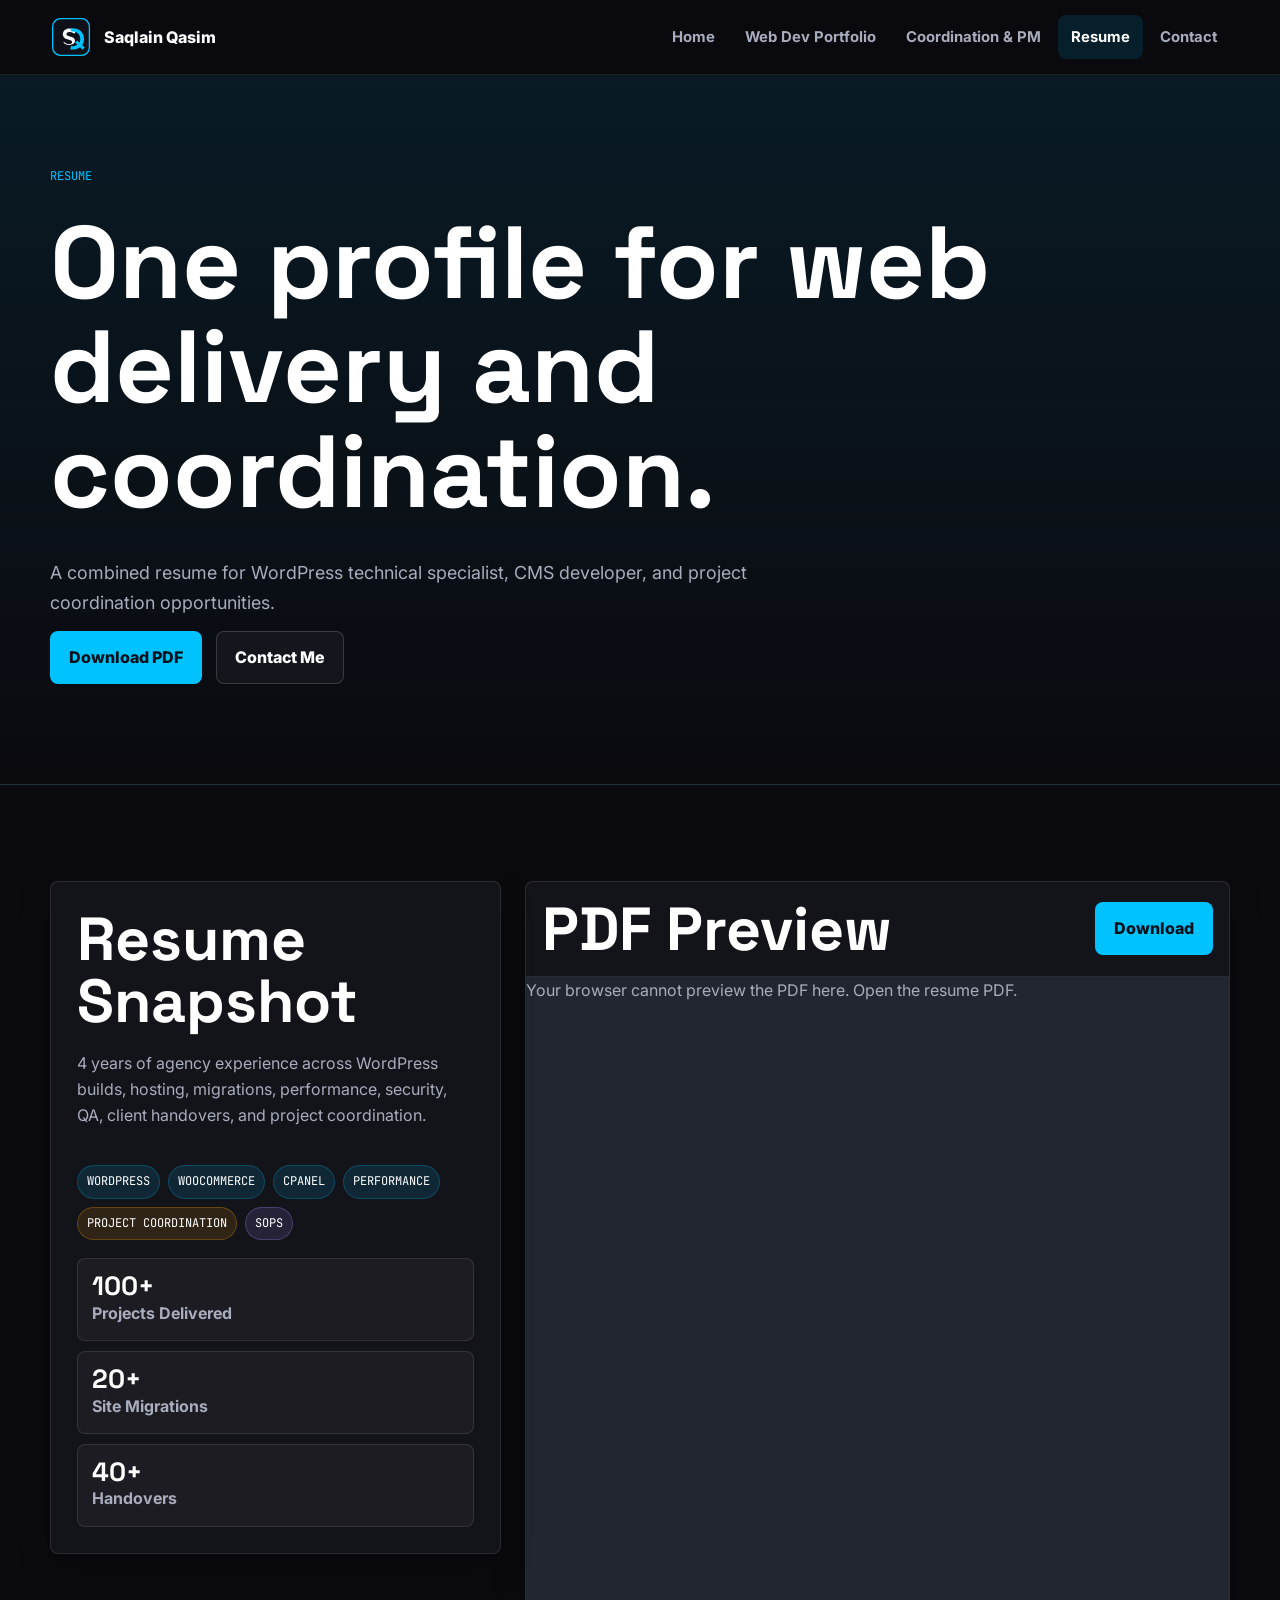
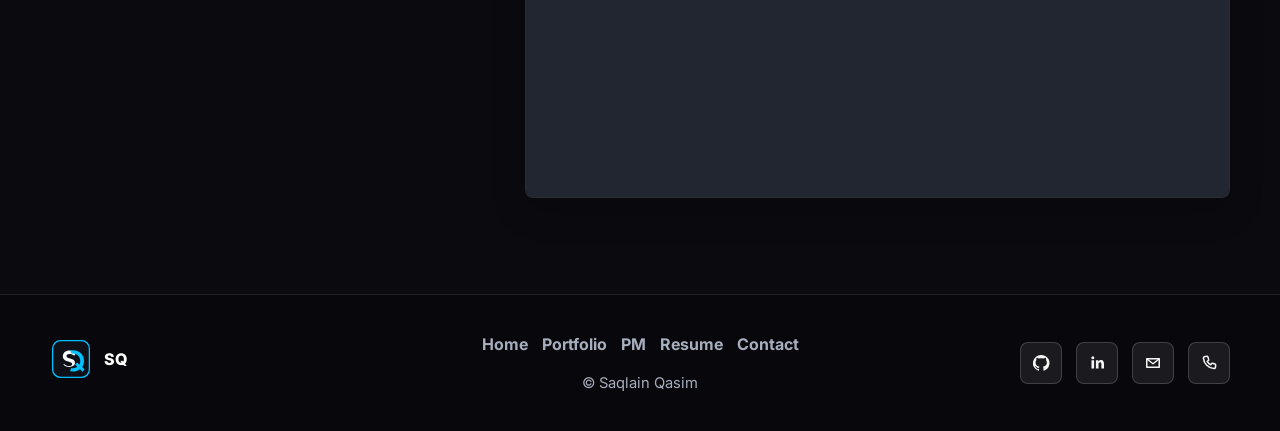
<file: resume.html>
<!DOCTYPE html>
<html lang="en">
<head>
  <meta charset="UTF-8">
  <meta name="viewport" content="width=device-width, initial-scale=1.0">
  <meta name="description" content="Download the combined resume of Saqlain Qasim, WordPress Technical Specialist and Project Coordinator.">
  <meta property="og:title" content="Saqlain Qasim | Resume">
  <meta property="og:description" content="WordPress Technical Specialist and Project Coordinator with 4 years of agency delivery experience.">
  <meta property="og:type" content="website">
  <meta property="og:image" content="assets/images/social-preview.svg">
  <meta name="twitter:card" content="summary_large_image">
  <meta name="twitter:title" content="Saqlain Qasim | Resume">
  <meta name="twitter:description" content="CMS delivery, WordPress technical work, and project coordination.">
  <meta name="twitter:image" content="assets/images/social-preview.svg">
  <title>Resume | Saqlain Qasim</title>
  <link rel="icon" type="image/svg+xml" href="assets/images/logo.svg">
  <link rel="preconnect" href="https://fonts.googleapis.com">
  <link rel="preconnect" href="https://fonts.gstatic.com" crossorigin>
  <link href="https://fonts.googleapis.com/css2?family=Inter:wght@400;600;700;800&family=JetBrains+Mono:wght@600&family=Space+Grotesk:wght@700;800&display=swap" rel="stylesheet">
  <link rel="stylesheet" href="assets/css/style.css">
</head>
<body>
  <header class="site-header"><div class="container nav-wrap"><a class="brand" href="index.html"><img src="assets/images/logo.svg" alt="SQ logo"><span>Saqlain Qasim</span></a><button class="menu-toggle" type="button" aria-label="Open navigation" aria-expanded="false"><span></span><span></span><span></span></button><nav class="nav-links" aria-label="Main navigation"><a data-nav href="index.html">Home</a><a data-nav href="portfolio.html">Web Dev Portfolio</a><a data-nav href="coordination.html">Coordination & PM</a><a data-nav href="resume.html">Resume</a><a data-nav href="contact.html">Contact</a></nav></div></header>
  <main>
    <section class="page-hero"><div class="container section-head reveal"><p class="eyebrow">Resume</p><h1>One profile for web delivery and coordination.</h1><p class="lead">A combined resume for WordPress technical specialist, CMS developer, and project coordination opportunities.</p><div class="cta-row"><a class="btn primary" href="assets/resume/saqlain-qasim-resume.pdf" download>Download PDF</a><a class="btn secondary" href="contact.html">Contact Me</a></div></div></section>
    <section class="section">
      <div class="container resume-layout">
        <aside class="resume-summary reveal">
          <h2>Resume Snapshot</h2>
          <p>4 years of agency experience across WordPress builds, hosting, migrations, performance, security, QA, client handovers, and project coordination.</p>
          <div class="tags"><span class="tag">WordPress</span><span class="tag">WooCommerce</span><span class="tag">cPanel</span><span class="tag">Performance</span><span class="tag amber">Project Coordination</span><span class="tag violet">SOPs</span></div>
          <div class="resume-facts">
            <article><strong>100+</strong><span>Projects Delivered</span></article>
            <article><strong>20+</strong><span>Site Migrations</span></article>
            <article><strong>40+</strong><span>Handovers</span></article>
          </div>
        </aside>
        <section class="resume-preview reveal" aria-label="Resume PDF preview">
          <div class="resume-toolbar"><h2>PDF Preview</h2><a class="btn primary" href="assets/resume/saqlain-qasim-resume.pdf" download>Download</a></div>
          <object data="assets/resume/saqlain-qasim-resume.pdf" type="application/pdf">
            <p>Your browser cannot preview the PDF here. <a href="assets/resume/saqlain-qasim-resume.pdf">Open the resume PDF</a>.</p>
          </object>
        </section>
      </div>
    </section>
  </main>
  <footer class="site-footer"><div class="container"><div class="footer-grid"><div class="footer-brand"><a class="brand" href="index.html"><img src="assets/images/logo.svg" alt="SQ logo"><span>SQ</span></a></div><div class="footer-center"><div class="footer-links"><a href="index.html">Home</a><a href="portfolio.html">Portfolio</a><a href="coordination.html">PM</a><a href="resume.html">Resume</a><a href="contact.html">Contact</a></div><p class="footer-note">&copy; Saqlain Qasim</p></div><div class="socials"><a class="social-link" href="https://github.com/saqlainqasim" aria-label="GitHub"><img src="assets/icons/github.svg" alt=""></a><a class="social-link" href="https://www.linkedin.com/in/saqlain-qasim-7ab0b9231/" aria-label="LinkedIn"><img src="assets/icons/linkedin.svg" alt=""></a><a class="social-link" href="mailto:saqlainqasim1999@gmail.com" aria-label="Email"><img src="assets/icons/mail.svg" alt=""></a><a class="social-link" href="tel:+923132385266" aria-label="Phone"><img src="assets/icons/phone.svg" alt=""></a></div></div></div></footer>
  <script src="assets/js/main.js"></script>
</body>
</html>
</file>
<file: assets/css/style.css>
:root {
  --bg: #0a0a0f;
  --bg-soft: #0f1018;
  --surface: #13131a;
  --surface-2: #181b27;
  --text: #e8e8e8;
  --muted: #a8adbd;
  --white: #ffffff;
  --cyan: #00c2ff;
  --amber: #f59e0b;
  --violet: #a78bfa;
  --green: #10b981;
  --rose: #f43f5e;
  --border: rgba(255, 255, 255, .1);
  --shadow: 0 24px 70px rgba(0, 0, 0, .38);
  --font-heading: "Space Grotesk", "Inter", sans-serif;
  --font-body: "Inter", Arial, sans-serif;
  --font-code: "JetBrains Mono", monospace;
  --max: 1180px;
  --radius: 8px;
}

* { box-sizing: border-box; }
html { scroll-behavior: smooth; overflow-x: hidden; }
body {
  margin: 0;
  background: var(--bg);
  color: var(--text);
  font-family: var(--font-body);
  line-height: 1.65;
  overflow-x: hidden;
}
body.locked { overflow: hidden; }
img { max-width: 100%; display: block; }
a { color: inherit; text-decoration: none; }
button, input, select, textarea { font: inherit; }
::selection { background: var(--cyan); color: #001018; }
::-webkit-scrollbar { width: 11px; }
::-webkit-scrollbar-track { background: #09090d; }
::-webkit-scrollbar-thumb { background: linear-gradient(var(--cyan), var(--violet)); border-radius: 999px; border: 3px solid #09090d; }

.container { width: min(100% - 40px, var(--max)); margin-inline: auto; }
.section { padding: 96px 0; position: relative; }
.section.alt { background: linear-gradient(180deg, rgba(255,255,255,.025), rgba(255,255,255,.005)); }
.eyebrow, .tag, .status {
  font-family: var(--font-code);
  font-size: .75rem;
  letter-spacing: 0;
  text-transform: uppercase;
}
.eyebrow { color: var(--cyan); margin: 0 0 10px; }
h1, h2, h3 { color: var(--white); font-family: var(--font-heading); line-height: 1.02; margin: 0; letter-spacing: 0; }
h1 { font-size: clamp(3rem, 8vw, 6.8rem); }
h2 { font-size: clamp(2rem, 5vw, 3.8rem); }
h3 { font-size: 1.35rem; }
p { color: var(--muted); margin: 0; }
.lead { padding-top: 20px; font-size: 1.12rem; max-width: 760px; overflow-wrap: break-word; }
.section-head { display: grid; gap: 14px; margin-bottom: 42px; }
.divider { height: 1px; background: linear-gradient(90deg, transparent, var(--cyan), transparent); opacity: .45; }

.site-header {
  position: sticky; top: 0; z-index: 50;
  background: rgba(10, 10, 15, .78);
  border-bottom: 1px solid var(--border);
  backdrop-filter: blur(18px);
}
.nav-wrap { height: 74px; display: flex; align-items: center; justify-content: space-between; gap: 22px; }
.brand { display: inline-flex; align-items: center; gap: 12px; font-weight: 800; color: var(--white); }
.brand img { width: 42px; height: 42px; }
.nav-links { display: flex; align-items: center; gap: 4px; }
.nav-links a {
  color: var(--muted);
  padding: 10px 13px;
  border-radius: var(--radius);
  font-weight: 700;
  font-size: .93rem;
}
.nav-links a:hover, .nav-links a.active { color: var(--white); background: rgba(0, 194, 255, .12); }
.menu-toggle {
  display: none;
  width: 44px; height: 44px;
  border: 1px solid var(--border);
  background: var(--surface);
  color: var(--white);
  border-radius: var(--radius);
}
.menu-toggle span { display: block; width: 20px; height: 2px; margin: 5px auto; background: currentColor; }

.hero {
  min-height: calc(100vh - 74px);
  display: grid;
  align-items: center;
  overflow: hidden;
  padding: 64px 0 86px;
}
.hero::before {
  content: "";
  position: absolute; inset: 0;
  background:
    radial-gradient(circle at 16% 18%, rgba(0, 194, 255, .18), transparent 26%),
    radial-gradient(circle at 86% 26%, rgba(167, 139, 250, .16), transparent 28%),
    radial-gradient(circle at 70% 82%, rgba(245, 158, 11, .12), transparent 30%);
  animation: drift 12s ease-in-out infinite alternate;
}
.hero-grid { position: relative; display: grid; grid-template-columns: 1.1fr .72fr; gap: 52px; align-items: center; }
.hero-copy { display: grid; gap: 22px; }
.hero-copy .lead { font-size: clamp(1.05rem, 2vw, 1.35rem); }
.hero-photo {
  position: relative;
  aspect-ratio: 1;
  border-radius: 32px;
  padding: 12px;
  border: 1px solid rgba(0, 194, 255, .35);
  background: linear-gradient(145deg, rgba(0,194,255,.18), rgba(255,255,255,.03), rgba(245,158,11,.1));
  box-shadow: var(--shadow);
}
.hero-photo img { width: 100%; height: 100%; object-fit: cover; border-radius: 24px; }
.hero-photo::after {
  content: ""; position: absolute; inset: -18px; border: 1px solid rgba(255,255,255,.08); border-radius: 40px; z-index: -1;
}
.identity-card {
  position: relative;
  min-height: 470px;
  display: grid;
  align-content: center;
  gap: 18px;
  padding: 34px;
  overflow: hidden;
  background:
    linear-gradient(145deg, rgba(0,194,255,.16), rgba(255,255,255,.035) 45%, rgba(245,158,11,.12)),
    var(--surface);
  border: 1px solid rgba(0,194,255,.34);
  border-radius: 28px;
  box-shadow: var(--shadow);
}
.identity-card::before {
  content: "";
  position: absolute;
  inset: 18px;
  border: 1px solid rgba(255,255,255,.1);
  border-radius: 20px;
  pointer-events: none;
}
.identity-glow {
  position: absolute;
  width: 230px;
  height: 230px;
  right: -70px;
  top: -70px;
  background: radial-gradient(circle, rgba(0,194,255,.34), transparent 68%);
  animation: pulseGlow 5s ease-in-out infinite alternate;
}
.identity-logo {
  position: relative;
  width: 112px;
  height: 112px;
  display: grid;
  place-items: center;
  background: rgba(10,10,15,.58);
  border: 1px solid rgba(255,255,255,.13);
  border-radius: 24px;
}
.identity-logo img { width: 84px; height: 84px; }
.identity-card h2 { font-size: clamp(2.1rem, 4vw, 3.2rem); }
.identity-card p { max-width: 360px; }
.identity-stack {
  display: flex;
  flex-wrap: wrap;
  gap: 9px;
  margin-top: 4px;
}
.identity-stack span {
  padding: 8px 10px;
  color: var(--white);
  font: 700 .78rem/1 var(--font-code);
  border: 1px solid rgba(255,255,255,.13);
  border-radius: 999px;
  background: rgba(10,10,15,.44);
}
.identity-orbit {
  position: absolute;
  right: 34px;
  bottom: 34px;
  width: 132px;
  height: 132px;
  border: 1px dashed rgba(0,194,255,.42);
  border-radius: 50%;
  animation: spinSlow 16s linear infinite;
}
.identity-orbit span {
  position: absolute;
  width: 14px;
  height: 14px;
  border-radius: 50%;
  background: var(--cyan);
}
.identity-orbit span:nth-child(1) { top: -7px; left: 58px; }
.identity-orbit span:nth-child(2) { right: 6px; bottom: 18px; background: var(--amber); }
.identity-orbit span:nth-child(3) { left: 8px; bottom: 22px; background: var(--violet); }
.hero-actions, .cta-row { display: flex; flex-wrap: wrap; gap: 14px; align-items: center; }
.btn {
  display: inline-flex; align-items: center; justify-content: center; gap: 10px;
  min-height: 48px; padding: 12px 18px;
  border-radius: var(--radius);
  border: 1px solid transparent;
  font-weight: 800;
  cursor: pointer;
  transition: transform .2s ease, border-color .2s ease, background .2s ease;
}
.btn:hover { transform: translateY(-2px); }
.btn.primary { background: var(--cyan); color: #001018; }
.btn.secondary { border-color: rgba(255,255,255,.16); background: rgba(255,255,255,.04); color: var(--white); }
.btn.icon { width: 48px; padding: 0; font-size: 1.25rem; }
.scroll-indicator { position: absolute; bottom: 24px; left: 50%; translate: -50% 0; color: var(--cyan); animation: bounce 1.7s infinite; }

.stats, .card-grid, .project-grid, .tool-grid, .cert-grid, .highlights, .contact-grid, .platform-grid {
  display: grid;
  gap: 18px;
}
.two-col { display: grid; grid-template-columns: 1fr 1fr; gap: 44px; align-items: start; }
.stats { grid-template-columns: repeat(2, minmax(0, 1fr)); }
.stat, .card, .project-card, .tool-card, .cert-card, .highlight, .contact-panel, .form-panel {
  background: var(--surface);
  border: 1px solid var(--border);
  border-radius: var(--radius);
  box-shadow: 0 12px 34px rgba(0,0,0,.18);
}
.stat { padding: 24px; }
.stat strong { display: block; color: var(--white); font: 800 2.35rem/1 var(--font-heading); }
.stat span { color: var(--muted); font-weight: 700; }
.platform-grid { grid-template-columns: 1.25fr repeat(3, 1fr); }
.platform-card { padding: 24px; min-height: 260px; transition: transform .2s, border-color .2s, box-shadow .2s; }
.platform-card.featured { grid-row: span 2; background: linear-gradient(145deg, rgba(0,194,255,.12), var(--surface)); }
.platform-card:hover, .project-card:hover, .tool-card:hover, .cert-card:hover, .highlight:hover { transform: translateY(-4px); border-color: rgba(0,194,255,.45); box-shadow: 0 20px 60px rgba(0,194,255,.08); }
.platform-title { display: flex; align-items: center; gap: 14px; margin-bottom: 16px; }
.platform-title img { width: 46px; height: 46px; }
.tags { display: flex; flex-wrap: wrap; gap: 8px; margin-top: 18px; }
.tag, .status { color: var(--white); padding: 6px 9px; border-radius: 999px; background: rgba(0,194,255,.12); border: 1px solid rgba(0,194,255,.22); }
.tag.amber { background: rgba(245,158,11,.13); border-color: rgba(245,158,11,.28); }
.tag.violet { background: rgba(167,139,250,.13); border-color: rgba(167,139,250,.28); }
.skills-strip { margin-top: 24px; display: flex; gap: 10px; overflow-x: auto; padding-bottom: 10px; }
.skills-strip .tag { flex: 0 0 auto; }

.project-grid { grid-template-columns: repeat(3, minmax(0, 1fr)); }
.project-card { min-width: 0; overflow: hidden; transition: transform .2s, border-color .2s; }
.project-preview {
  width: 100%;
  display: block;
  padding: 0;
  border: 0;
  background: var(--surface-2);
  cursor: zoom-in;
}
.project-preview img { width: 100%; aspect-ratio: 3 / 2; object-fit: cover; background: var(--surface-2); }
.project-body { min-width: 0; padding: 20px; display: grid; gap: 12px; }
.project-actions { display: flex; gap: 10px; margin-top: 4px; }
.project-actions .btn { min-height: 40px; padding: 9px 12px; font-size: .9rem; }
.private-work-note {
  margin-top: 34px;
  padding: 24px;
  display: flex;
  align-items: center;
  justify-content: space-between;
  gap: 22px;
  align-content: center;
  flex-wrap: wrap;
}

.private-work-note.reveal.visible p {
    padding-top: 20px;
}

.pm-band {
  background:
    linear-gradient(135deg, rgba(0,194,255,.08), rgba(245,158,11,.06)),
    repeating-linear-gradient(90deg, rgba(255,255,255,.025) 0 1px, transparent 1px 72px);
  border-block: 1px solid var(--border);
}
.pm-home-grid {
  display: grid;
  grid-template-columns: .9fr 1.1fr;
  gap: 42px;
  align-items: center;
}
.pm-story {
  display: grid;
  gap: 20px;
}
.pm-proof {
  display: grid;
  grid-template-columns: repeat(3, 1fr);
  gap: 12px;
}
.pm-proof article {
  padding: 16px;
  background: rgba(10, 10, 15, .42);
  border: 1px solid rgba(255,255,255,.12);
  border-radius: var(--radius);
}
.pm-proof strong {
  display: block;
  color: var(--white);
  font: 800 1.75rem/1 var(--font-heading);
}
.pm-proof span {
  display: block;
  margin-top: 7px;
  color: var(--muted);
  font-size: .88rem;
  line-height: 1.35;
}
.delivery-board {
  position: relative;
  display: grid;
  gap: 14px;
  padding: 18px;
  background: rgba(10, 10, 15, .54);
  border: 1px solid rgba(0,194,255,.18);
  border-radius: var(--radius);
  box-shadow: var(--shadow);
}
.delivery-card {
  display: grid;
  grid-template-columns: 52px 1fr;
  gap: 16px;
  align-items: start;
  padding: 18px;
  background: linear-gradient(135deg, rgba(255,255,255,.055), rgba(255,255,255,.018));
  border: 1px solid rgba(255,255,255,.1);
  border-radius: var(--radius);
}
.delivery-card span {
  width: 42px;
  height: 42px;
  display: grid;
  place-items: center;
  color: #001018;
  background: var(--cyan);
  border-radius: var(--radius);
  font: 800 .9rem/1 var(--font-code);
}
.delivery-card h3 { margin-bottom: 6px; }
.pm-tool-row {
  display: flex;
  flex-wrap: wrap;
  gap: 8px;
  padding-top: 4px;
}
.tool-grid { grid-template-columns: repeat(5, minmax(0, 1fr)); }
.tool-card { min-height: 94px; padding: 16px; display: grid; align-content: center; gap: 8px; }
.tool-card img { width: 28px; height: 28px; }
.tool-card strong { color: var(--white); line-height: 1.2; }
.highlights { grid-template-columns: repeat(3, 1fr); margin-top: 26px; }
.highlight { padding: 22px; border-left: 3px solid var(--amber); }
.cert-grid { grid-template-columns: repeat(3, 1fr); }
.cert-card { padding: 22px; display: grid; gap: 12px; }
.cert-icon { width: 44px; height: 44px; display: grid; place-items: center; border-radius: var(--radius); background: rgba(0,194,255,.14); color: var(--cyan); font-weight: 900; }
.cta-strip { padding: 56px 0; background: linear-gradient(90deg, rgba(0,194,255,.18), rgba(245,158,11,.13)); border-block: 1px solid rgba(255,255,255,.12); }
.cta-inner { display: flex; align-items: center; justify-content: space-between; gap: 24px; }
.site-footer { padding: 36px 0; background: #08080c; border-top: 1px solid var(--border); }
.footer-grid { display: grid; grid-template-columns: 1fr auto 1fr; gap: 22px; align-items: center; }
.footer-center { display: grid; justify-items: center; gap: 10px; }
.footer-links, .socials { display: flex; gap: 14px; justify-content: center; flex-wrap: wrap; }
.socials { justify-content: flex-end; }
.footer-links a { color: var(--muted); font-weight: 700; }
.footer-links a:hover { color: var(--white); }
.social-link {
  width: 42px;
  height: 42px;
  display: inline-grid;
  place-items: center;
  color: var(--white);
  background: rgba(255,255,255,.08);
  border: 1px solid rgba(255,255,255,.16);
  border-radius: var(--radius);
  transition: transform .2s, border-color .2s, background .2s;
}
.social-link:hover {
  transform: translateY(-2px);
  background: rgba(0,194,255,.14);
  border-color: rgba(0,194,255,.42);
}
.social-link img { width: 20px; height: 20px; filter: invert(1); opacity: .96; }
.footer-note { margin: 4px 0 0; text-align: center; font-size: .92rem; }

.page-hero { padding: 92px 0 58px; background: linear-gradient(180deg, rgba(0,194,255,.09), transparent); border-bottom: 1px solid var(--border); }
.filter-bar { max-width: 100%; display: flex; flex-wrap: wrap; gap: 10px; margin-bottom: 28px; }
.filter-btn { border: 1px solid var(--border); background: var(--surface); color: var(--text); border-radius: var(--radius); padding: 10px 14px; cursor: pointer; font-weight: 800; }
.filter-btn.active, .filter-btn:hover { background: rgba(0,194,255,.14); border-color: rgba(0,194,255,.45); color: var(--white); }
.process { display: grid; grid-template-columns: repeat(3, 1fr); gap: 18px; }
.process-step { position: relative; padding: 22px; background: var(--surface); border: 1px solid var(--border); border-radius: var(--radius); min-height: 176px; }
.process-step b { color: var(--cyan); font-size: 1.5rem; }
.expanded-tools { grid-template-columns: repeat(3, 1fr); }
.contact-grid { grid-template-columns: .85fr 1.15fr; align-items: start; }
.contact-panel, .form-panel { padding: 28px; }
.contact-list { display: grid; gap: 16px; margin: 24px 0; }
.contact-list a, .contact-list span { display: block; color: var(--white); font-weight: 800; }
.form { display: grid; gap: 16px; }
.field { display: grid; gap: 7px; }
.field label { color: var(--white); font-weight: 800; }
.field input, .field select, .field textarea {
  width: 100%;
  border: 1px solid var(--border);
  background: #0d0e15;
  color: var(--text);
  border-radius: var(--radius);
  padding: 13px 14px;
  outline: none;
}
.field input:focus, .field select:focus, .field textarea:focus { border-color: var(--cyan); box-shadow: 0 0 0 3px rgba(0,194,255,.12); }
.form-message { min-height: 24px; color: var(--cyan); font-weight: 800; }
.resume-layout {
  display: grid;
  grid-template-columns: .78fr 1.22fr;
  gap: 24px;
  align-items: start;
}
.resume-summary,
.resume-preview {
  background: var(--surface);
  border: 1px solid var(--border);
  border-radius: var(--radius);
  box-shadow: 0 12px 34px rgba(0,0,0,.18);
}
.resume-summary {
  position: sticky;
  top: 98px;
  padding: 26px;
  display: grid;
  gap: 18px;
}
.resume-facts {
  display: grid;
  gap: 10px;
}
.resume-facts article {
  padding: 14px;
  background: rgba(255,255,255,.04);
  border: 1px solid rgba(255,255,255,.1);
  border-radius: var(--radius);
}
.resume-facts strong {
  display: block;
  color: var(--white);
  font: 800 1.65rem/1 var(--font-heading);
}
.resume-facts span {
  color: var(--muted);
  font-weight: 700;
}
.resume-preview {
  overflow: hidden;
}
.resume-toolbar {
  min-height: 72px;
  display: flex;
  align-items: center;
  justify-content: space-between;
  gap: 16px;
  padding: 16px;
  border-bottom: 1px solid var(--border);
}
.resume-preview object {
  display: block;
  width: 100%;
  height: 820px;
  border: 0;
  background: #222631;
}

.modal { position: fixed; inset: 0; z-index: 100; display: none; align-items: center; justify-content: center; padding: 22px; background: rgba(0,0,0,.72); }
.modal.open { display: flex; }
.modal-card { width: min(760px, 100%); max-height: 88vh; overflow: auto; background: var(--surface); border: 1px solid rgba(0,194,255,.35); border-radius: var(--radius); box-shadow: var(--shadow); }
.modal-head { display: flex; justify-content: space-between; align-items: center; gap: 20px; padding: 22px; border-bottom: 1px solid var(--border); }
.modal-body { padding: 22px; display: grid; gap: 16px; }
.modal-body section { display: grid; gap: 6px; }
.preview-modal { width: min(1060px, 100%); }
.preview-image { width: 100%; border-radius: var(--radius); border: 1px solid var(--border); background: var(--surface-2); }
.modal-note { color: var(--muted); font-size: .95rem; }
.close-modal { width: 42px; height: 42px; border-radius: var(--radius); border: 1px solid var(--border); background: #0d0e15; color: var(--white); cursor: pointer; }

.reveal { opacity: 0; transform: translateY(24px); transition: opacity .65s ease, transform .65s ease; }
.reveal.visible { opacity: 1; transform: none; }
@keyframes drift { from { transform: translate3d(0,0,0) scale(1); } to { transform: translate3d(0,-18px,0) scale(1.04); } }
@keyframes bounce { 0%,100% { transform: translateY(0); } 50% { transform: translateY(8px); } }
@keyframes pulseGlow { from { transform: scale(.9); opacity: .58; } to { transform: scale(1.12); opacity: 1; } }
@keyframes spinSlow { to { transform: rotate(360deg); } }

@media (max-width: 1024px) {
  .hero-grid, .two-col, .contact-grid, .pm-home-grid, .resume-layout { grid-template-columns: 1fr; }
  .resume-summary { position: static; }
  .hero-photo, .identity-card { max-width: 460px; width: 100%; margin-inline: auto; order: -1; }
  .platform-grid, .project-grid, .cert-grid, .expanded-tools { grid-template-columns: repeat(2, minmax(0, 1fr)); }
  .platform-card.featured { grid-row: auto; }
  .tool-grid { grid-template-columns: repeat(3, 1fr); }
  .private-work-note { align-items: flex-start; flex-direction: column; }
}

@media (max-width: 768px) {
  .container { width: calc(100vw - 56px); max-width: calc(100vw - 56px); }
  .section { padding: 70px 0; }
  .menu-toggle { display: block; }
  .nav-links {
    position: fixed; inset: 74px 14px auto 14px;
    display: none; flex-direction: column; align-items: stretch;
    padding: 12px; background: rgba(19,19,26,.98);
    border: 1px solid var(--border); border-radius: var(--radius);
    box-shadow: var(--shadow);
  }
  .nav-links.open { display: flex; }
  .nav-links a { width: 100%; }
  h1 { font-size: clamp(2.4rem, 10vw, 4.1rem); }
  .lead { font-size: 1rem; }
  .page-hero .lead, .project-body p, .private-work-note p { max-width: 100%; overflow-wrap: anywhere; }
  .hero { min-height: auto; padding-top: 34px; }
  .hero-grid { gap: 30px; }
  .identity-card { min-height: 410px; padding: 26px; }
  .identity-orbit { width: 96px; height: 96px; right: 24px; bottom: 24px; }
  .resume-toolbar { align-items: stretch; flex-direction: column; }
  .resume-preview object { height: 620px; }
  .hero-actions .btn, .cta-row .btn { flex: 1 1 190px; }
  .pm-proof { grid-template-columns: 1fr; }
  .delivery-card { grid-template-columns: 1fr; }
  .platform-grid, .project-grid, .tool-grid, .cert-grid, .highlights, .stats, .process, .expanded-tools { grid-template-columns: 1fr; }
  .project-grid, .project-card, .project-preview, .project-preview img { width: 100%; max-width: 100%; min-width: 0; }
  .project-body { padding: 18px; }
  .filter-btn { padding: 9px 12px; font-size: .86rem; }
  .cta-inner, .footer-grid { display: grid; grid-template-columns: 1fr; text-align: center; }
  .socials { justify-content: center; }
  .project-actions { flex-wrap: wrap; }
  .footer-center { order: 2; }
  .socials { order: 3; }
}

@media (prefers-reduced-motion: reduce) {
  *, *::before, *::after { animation: none !important; scroll-behavior: auto !important; transition: none !important; }
  .reveal { opacity: 1; transform: none; }
}
</file>
